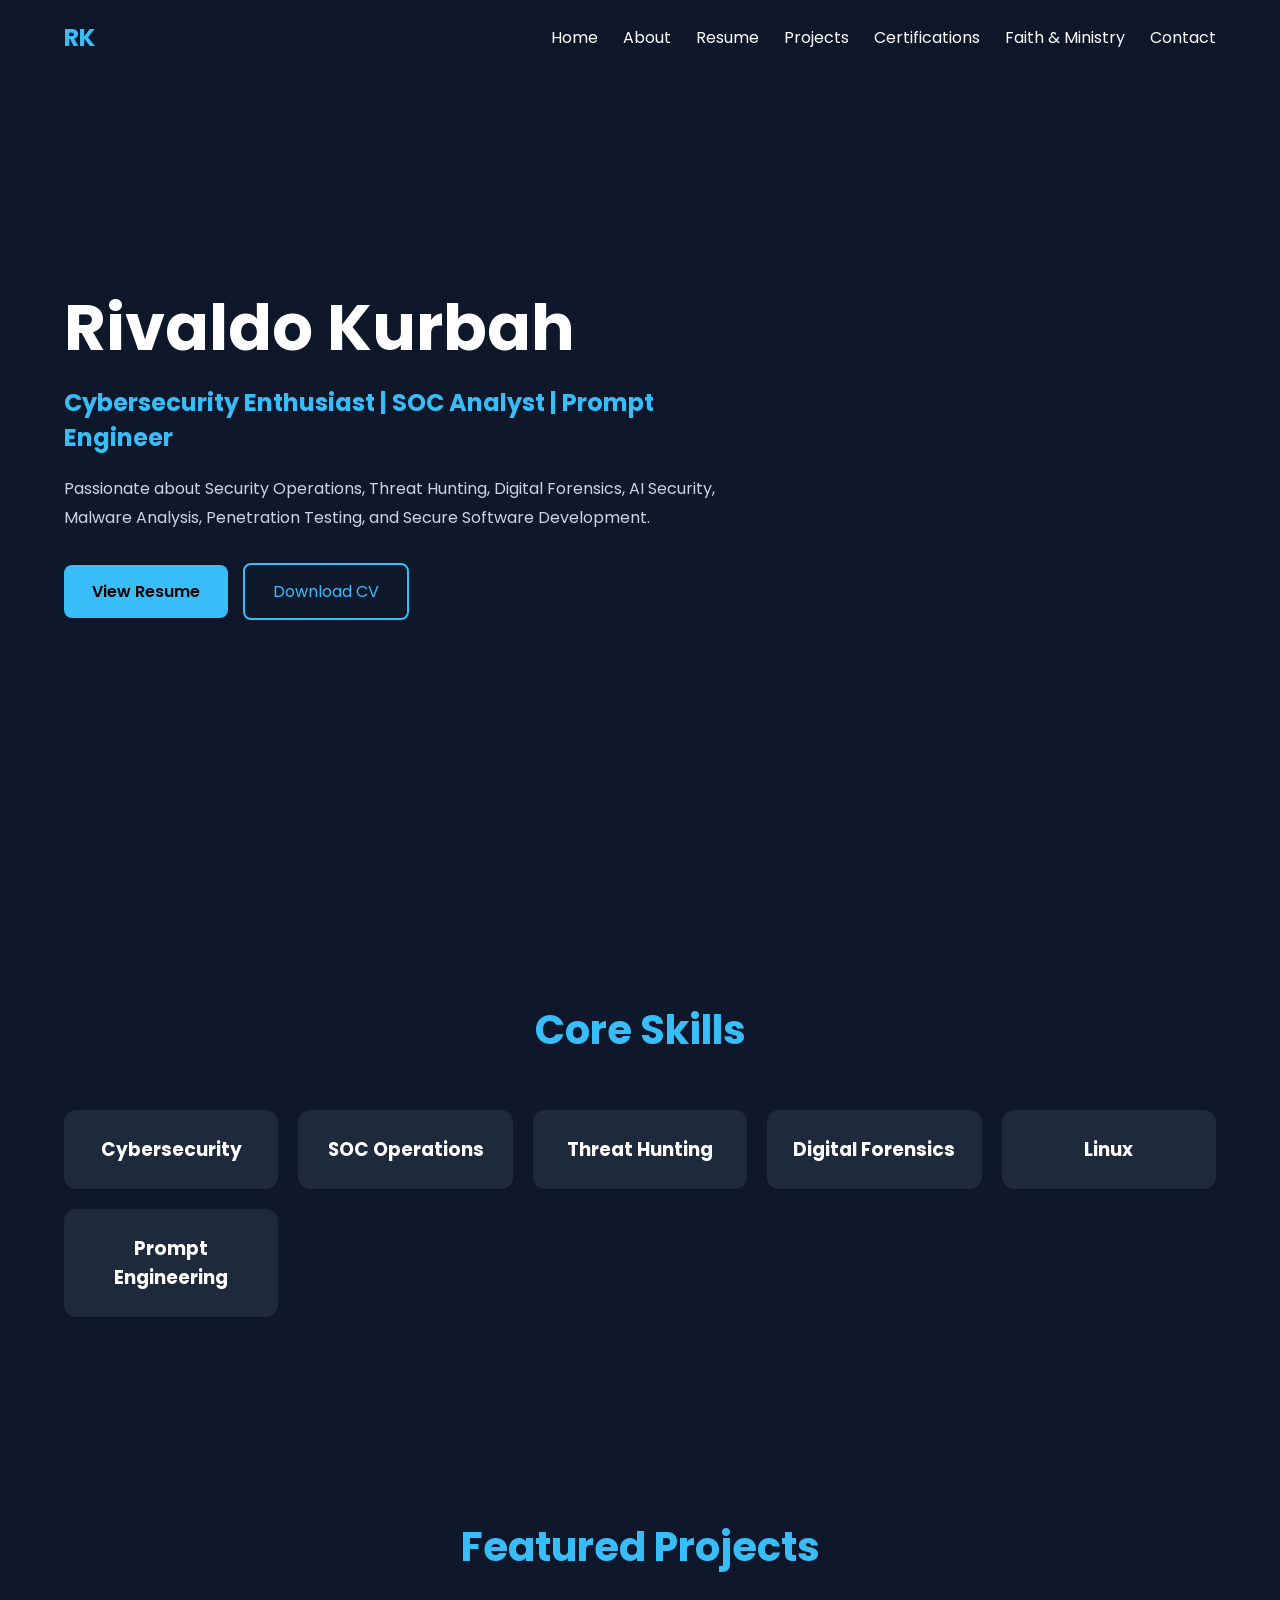
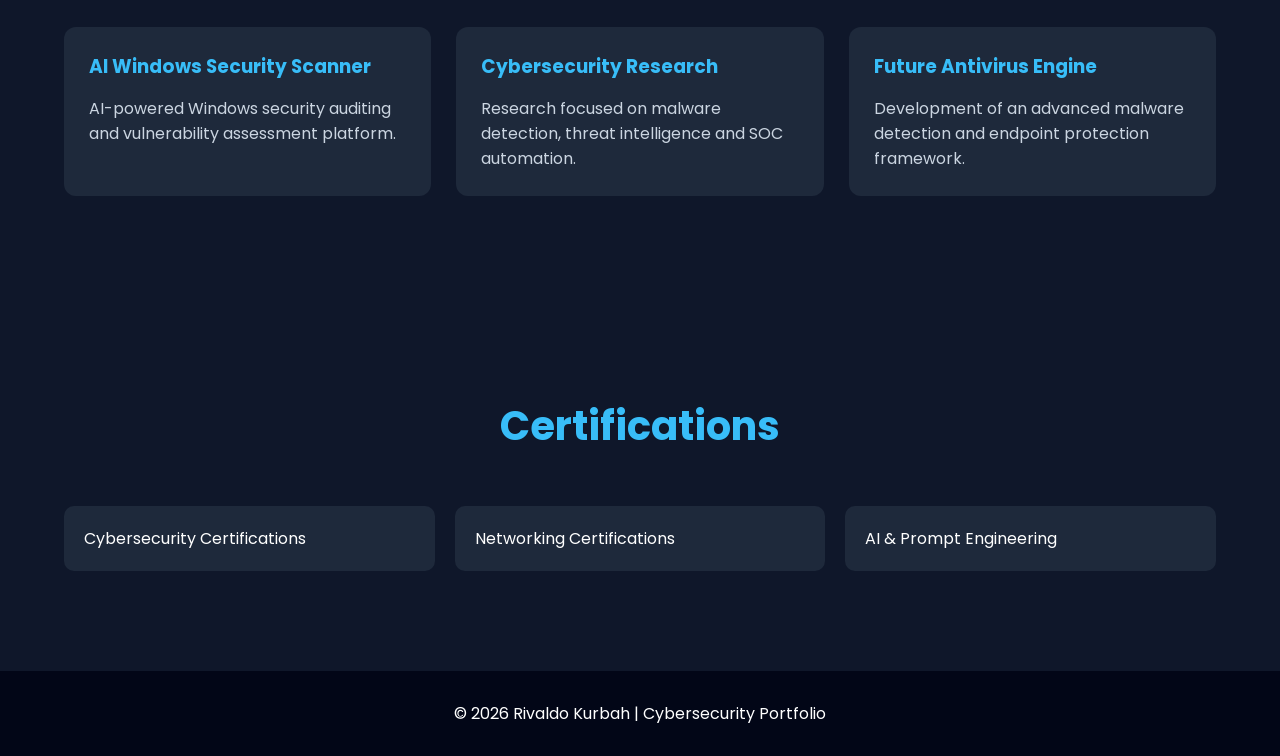
<file: index.html>
<html lang="en">
<head>
    <meta charset="UTF-8">
    <meta name="viewport" content="width=device-width, initial-scale=1.0">
    <title>Rivaldo Kurbah | Cybersecurity Portfolio</title>

    <link href="https://fonts.googleapis.com/css2?family=Poppins:wght@300;400;500;600;700&display=swap" rel="stylesheet">

    <style>
        *{margin:0;padding:0;box-sizing:border-box;font-family:'Poppins',sans-serif}
        body{background:#0f172a;color:#ffffff;overflow-x:hidden}
        .container{width:90%;max-width:1200px;margin:auto}
        header{position:fixed;width:100%;top:0;z-index:1000;background:rgba(15,23,42,0.95);backdrop-filter:blur(10px)}
        nav{display:flex;justify-content:space-between;align-items:center;padding:20px 0}
        .logo{font-size:1.5rem;font-weight:700;color:#38bdf8}
        .nav-links{display:flex;gap:25px}
        .nav-links a{text-decoration:none;color:white;transition:.3s}
        .nav-links a:hover{color:#38bdf8}
        .hero{min-height:100vh;display:flex;align-items:center}
        .hero-content{max-width:700px}
        .hero h1{font-size:4rem;margin-bottom:10px}
        .hero h2{color:#38bdf8;margin-bottom:20px}
        .hero p{color:#cbd5e1;line-height:1.8;margin-bottom:30px}
        .btn{display:inline-block;padding:14px 28px;border-radius:8px;text-decoration:none;margin-right:15px;transition:.3s}
        .btn-primary{background:#38bdf8;color:#000;font-weight:600}.btn-primary:hover{transform:translateY(-3px)}
        .btn-outline{border:2px solid #38bdf8;color:#38bdf8}.btn-outline:hover{background:#38bdf8;color:black}
        section{padding:100px 0}.section-title{text-align:center;font-size:2.5rem;margin-bottom:50px;color:#38bdf8}
        .skills{display:grid;grid-template-columns:repeat(auto-fit,minmax(200px,1fr));gap:20px}
        .skill-card{background:#1e293b;padding:25px;border-radius:12px;text-align:center;transition:.3s}.skill-card:hover{transform:translateY(-5px)}
        .projects{display:grid;grid-template-columns:repeat(auto-fit,minmax(300px,1fr));gap:25px}
        .project-card{background:#1e293b;padding:25px;border-radius:12px}.project-card h3{color:#38bdf8;margin-bottom:15px}.project-card p{color:#cbd5e1}
        .certs{display:grid;grid-template-columns:repeat(auto-fit,minmax(250px,1fr));gap:20px}.cert-card{background:#1e293b;padding:20px;border-radius:10px}
        footer{text-align:center;padding:30px;background:#020617}
        @media(max-width:768px){.hero h1{font-size:2.5rem}nav{flex-direction:column;gap:15px}.nav-links{flex-wrap:wrap;justify-content:center}}
    </style>
</head>
<body>
<header><div class="container"><nav><div class="logo">RK</div><div class="nav-links">
<a href="#home">Home</a><a href="about.html">About</a><a href="resume.html">Resume</a><a href="projects.html">Projects</a><a href="certifications.html">Certifications</a><a href="faith-creative-ministry.html">Faith &amp; Ministry</a><a href="contact.html">Contact</a>
</div></nav></div></header>
<section class="hero" id="home"><div class="container"><div class="hero-content"><h1>Rivaldo Kurbah</h1><h2>Cybersecurity Enthusiast | SOC Analyst | Prompt Engineer</h2><p>Passionate about Security Operations, Threat Hunting, Digital Forensics, AI Security, Malware Analysis, Penetration Testing, and Secure Software Development.</p><a href="resume.html" class="btn btn-primary">View Resume</a><a href="assets/Rivaldo_Kurbah_CV.pdf" class="btn btn-outline">Download CV</a></div></div></section>
<section><div class="container"><h2 class="section-title">Core Skills</h2><div class="skills"><div class="skill-card"><h3>Cybersecurity</h3></div><div class="skill-card"><h3>SOC Operations</h3></div><div class="skill-card"><h3>Threat Hunting</h3></div><div class="skill-card"><h3>Digital Forensics</h3></div><div class="skill-card"><h3>Linux</h3></div><div class="skill-card"><h3>Prompt Engineering</h3></div></div></div></section>
<section><div class="container"><h2 class="section-title">Featured Projects</h2><div class="projects"><div class="project-card"><h3>AI Windows Security Scanner</h3><p>AI-powered Windows security auditing and vulnerability assessment platform.</p></div><div class="project-card"><h3>Cybersecurity Research</h3><p>Research focused on malware detection, threat intelligence and SOC automation.</p></div><div class="project-card"><h3>Future Antivirus Engine</h3><p>Development of an advanced malware detection and endpoint protection framework.</p></div></div></div></section>
<section><div class="container"><h2 class="section-title">Certifications</h2><div class="certs"><div class="cert-card">Cybersecurity Certifications</div><div class="cert-card">Networking Certifications</div><div class="cert-card">AI &amp; Prompt Engineering</div></div></div></section>
<footer><p>© 2026 Rivaldo Kurbah | Cybersecurity Portfolio</p></footer>
</body></html>
</file>
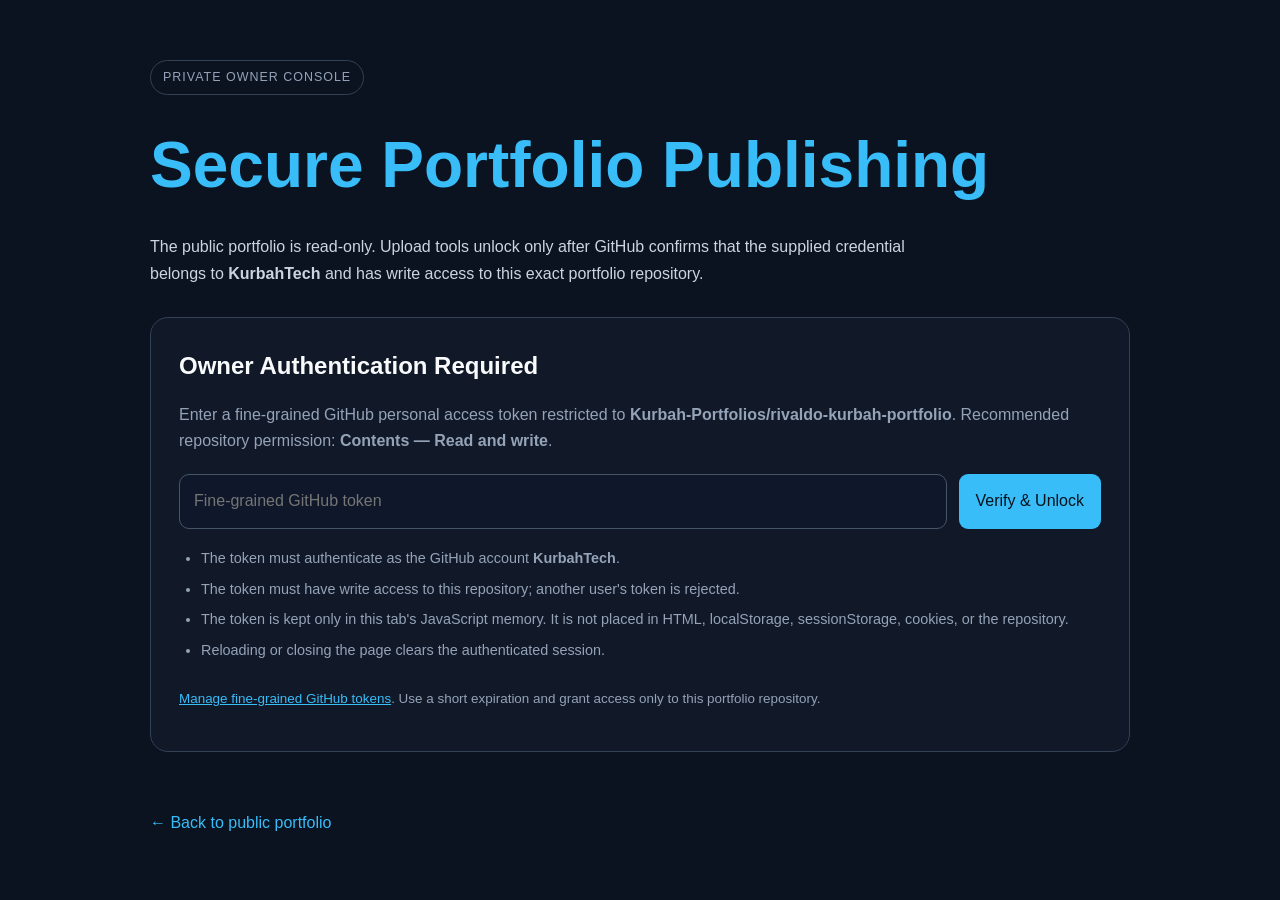
<file: admin/index.html>
<!DOCTYPE html>
<html lang="en">
<head>
<meta charset="UTF-8">
<meta name="viewport" content="width=device-width, initial-scale=1.0">
<meta name="robots" content="noindex,nofollow,noarchive,nosnippet">
<meta name="referrer" content="no-referrer">
<meta http-equiv="Content-Security-Policy" content="default-src 'self'; connect-src https://api.github.com; img-src 'self' blob: data:; style-src 'self' 'unsafe-inline' https://fonts.googleapis.com; font-src https://fonts.gstatic.com; script-src 'self' 'unsafe-inline'; object-src 'none'; base-uri 'none'; form-action 'none'">
<title>Secure Portfolio Owner Console | Rivaldo Kurbah</title>
<link href="https://fonts.googleapis.com/css2?family=Poppins:wght@300;400;500;600;700&display=swap" rel="stylesheet">
<style>
*{box-sizing:border-box}body{margin:0;background:#0b1220;color:#f8fafc;font-family:'Poppins',sans-serif;line-height:1.65}.wrap{width:90%;max-width:980px;margin:auto;padding:60px 0}.badge{display:inline-block;border:1px solid #334155;border-radius:999px;padding:6px 12px;color:#94a3b8;font-size:.78rem;letter-spacing:.08em;text-transform:uppercase}.hero h1{font-size:clamp(2.3rem,6vw,4rem);margin:18px 0 12px;color:#38bdf8}.hero p{max-width:800px;color:#cbd5e1}.lockbox{margin:30px 0;background:#111827;border:1px solid #334155;border-radius:18px;padding:28px}.lockbox h2{margin:0 0 8px}.lockbox p{color:#94a3b8}.auth-form{display:grid;grid-template-columns:1fr auto;gap:12px;margin-top:20px}.auth-form input{width:100%;border:1px solid #475569;background:#0f172a;color:#f8fafc;border-radius:10px;padding:13px 14px;font:inherit;outline:none}.auth-form input:focus{border-color:#38bdf8}.btn{border:0;display:inline-block;text-decoration:none;background:#38bdf8;color:#06121b;padding:12px 17px;border-radius:9px;font-weight:700;font:inherit;cursor:pointer}.btn:disabled{opacity:.55;cursor:not-allowed}.btn.secondary{background:transparent;border:1px solid #475569;color:#e2e8f0}.auth-status{display:none;margin-top:14px;padding:11px 13px;border-radius:9px;font-size:.86rem}.auth-status.info{display:block;background:#172033;color:#bfdbfe}.auth-status.success{display:block;background:#052e16;color:#bbf7d0;border:1px solid #166534}.auth-status.error{display:block;background:#450a0a;color:#fecaca;border:1px solid #991b1b}.security-list{margin:18px 0 0;padding-left:22px;color:#94a3b8;font-size:.9rem}.security-list li{margin:7px 0}.grid{display:grid;grid-template-columns:repeat(2,1fr);gap:22px;margin-top:32px}.card{background:#111827;border:1px solid #334155;border-radius:18px;padding:28px}.card h2{margin:0 0 10px}.card p{color:#94a3b8}.card .btn{margin-top:15px}.ownerbar{display:flex;align-items:center;justify-content:space-between;gap:15px;background:#052e16;border:1px solid #166534;color:#bbf7d0;border-radius:14px;padding:15px 18px;margin:28px 0}.ownerbar strong{color:#fff}.steps{margin-top:34px;background:#0f172a;border:1px solid #243244;border-radius:16px;padding:24px}.steps ol{padding-left:23px}.steps li{margin:9px 0;color:#cbd5e1}.small{margin-top:25px;color:#64748b;font-size:.84rem}.back{display:inline-block;margin-top:28px;color:#38bdf8;text-decoration:none}[hidden]{display:none!important}@media(max-width:760px){.grid{grid-template-columns:1fr}.wrap{padding-top:36px}.auth-form{grid-template-columns:1fr}.ownerbar{align-items:flex-start;flex-direction:column}}
</style>
</head>
<body>
<main class="wrap">
<section class="hero">
<span class="badge">Private Owner Console</span>
<h1>Secure Portfolio Publishing</h1>
<p>The public portfolio is read-only. Upload tools unlock only after GitHub confirms that the supplied credential belongs to <strong>KurbahTech</strong> and has write access to this exact portfolio repository.</p>
</section>

<section id="auth-panel" class="lockbox">
<h2>Owner Authentication Required</h2>
<p>Enter a fine-grained GitHub personal access token restricted to <strong>Kurbah-Portfolios/rivaldo-kurbah-portfolio</strong>. Recommended repository permission: <strong>Contents — Read and write</strong>.</p>
<form id="owner-auth-form" class="auth-form" autocomplete="off">
<input id="owner-token" type="password" required autocomplete="off" spellcheck="false" placeholder="Fine-grained GitHub token" aria-label="GitHub owner token">
<button id="unlock-button" class="btn" type="submit">Verify &amp; Unlock</button>
</form>
<div id="auth-status" class="auth-status" role="status" aria-live="polite"></div>
<ul class="security-list">
<li>The token must authenticate as the GitHub account <strong>KurbahTech</strong>.</li>
<li>The token must have write access to this repository; another user's token is rejected.</li>
<li>The token is kept only in this tab's JavaScript memory. It is not placed in HTML, localStorage, sessionStorage, cookies, or the repository.</li>
<li>Reloading or closing the page clears the authenticated session.</li>
</ul>
<p class="small"><a href="https://github.com/settings/personal-access-tokens" target="_blank" rel="noopener noreferrer" style="color:#38bdf8">Manage fine-grained GitHub tokens</a>. Use a short expiration and grant access only to this portfolio repository.</p>
</section>

<section id="owner-tools" hidden>
<div class="ownerbar"><div>Authenticated as <strong id="owner-login">KurbahTech</strong><br><small id="owner-repo">Kurbah-Portfolios/rivaldo-kurbah-portfolio</small></div><button id="lock-button" class="btn secondary" type="button">Lock Console</button></div>
<section class="grid">
<article class="card"><h2>Certificates</h2><p>Choose a certificate image from your computer or phone, then add its provider, program name, category and optional verification/referral links.</p><button type="button" class="btn" id="admin-certificate-upload">Choose Certificate File</button><br><a class="back" href="../certifications.html">View Certifications</a></article>
<article class="card"><h2>Faith &amp; Ministry</h2><p>Choose a local image for formation credentials, Catholic posters, Church/youth communications, Bible conventions, Divine Mercy projects or faith-based digital work.</p><button type="button" class="btn" id="admin-faith-upload">Choose Faith Item File</button><br><a class="back" href="../faith-creative-ministry.html">View Faith &amp; Ministry</a></article>
</section>
<section class="steps"><h2>Secure publishing flow</h2><ol><li>Authenticate above with your restricted KurbahTech token.</li><li>The server-side GitHub API identity and repository permissions are checked.</li><li>Only after verification do the local-file upload buttons become available.</li><li>Each publish operation re-verifies the authenticated session before writing.</li><li>The image and managed JSON data are written to <strong>main</strong>; if metadata publishing fails after an image upload, the uploader attempts to roll the image back.</li></ol></section>
</section>

<a class="back" href="../index.html">← Back to public portfolio</a>
</main>
<script src="../js/direct-portfolio-uploader.js"></script>
<script>
(() => {
  const form=document.getElementById('owner-auth-form');
  const tokenInput=document.getElementById('owner-token');
  const unlock=document.getElementById('unlock-button');
  const status=document.getElementById('auth-status');
  const tools=document.getElementById('owner-tools');
  const lock=document.getElementById('lock-button');
  const login=document.getElementById('owner-login');
  const repo=document.getElementById('owner-repo');

  RKDirectUploader.attach('#admin-certificate-upload','certificate');
  RKDirectUploader.attach('#admin-faith-upload','faith');

  function setStatus(type,text){status.className=`auth-status ${type}`;status.textContent=text;}
  function lockConsole(){RKDirectUploader.clearSession();tools.hidden=true;tokenInput.value='';setStatus('info','Console locked. Owner authentication is required to upload.');tokenInput.focus();}

  form.addEventListener('submit',async e=>{
    e.preventDefault();
    unlock.disabled=true;
    setStatus('info','Verifying GitHub owner identity and repository access…');
    const token=tokenInput.value.trim();
    try{
      const identity=await RKDirectUploader.authenticate(token);
      tokenInput.value='';
      login.textContent=identity.login;
      repo.textContent=identity.repo;
      tools.hidden=false;
      setStatus('success','Owner verified. Upload tools are unlocked for this tab only.');
    }catch(err){
      RKDirectUploader.clearSession();
      tokenInput.value='';
      tools.hidden=true;
      setStatus('error',`Access denied: ${err.message||err}`);
    }finally{unlock.disabled=false;}
  });
  lock.addEventListener('click',lockConsole);
})();
</script>
</body>
</html>
</file>
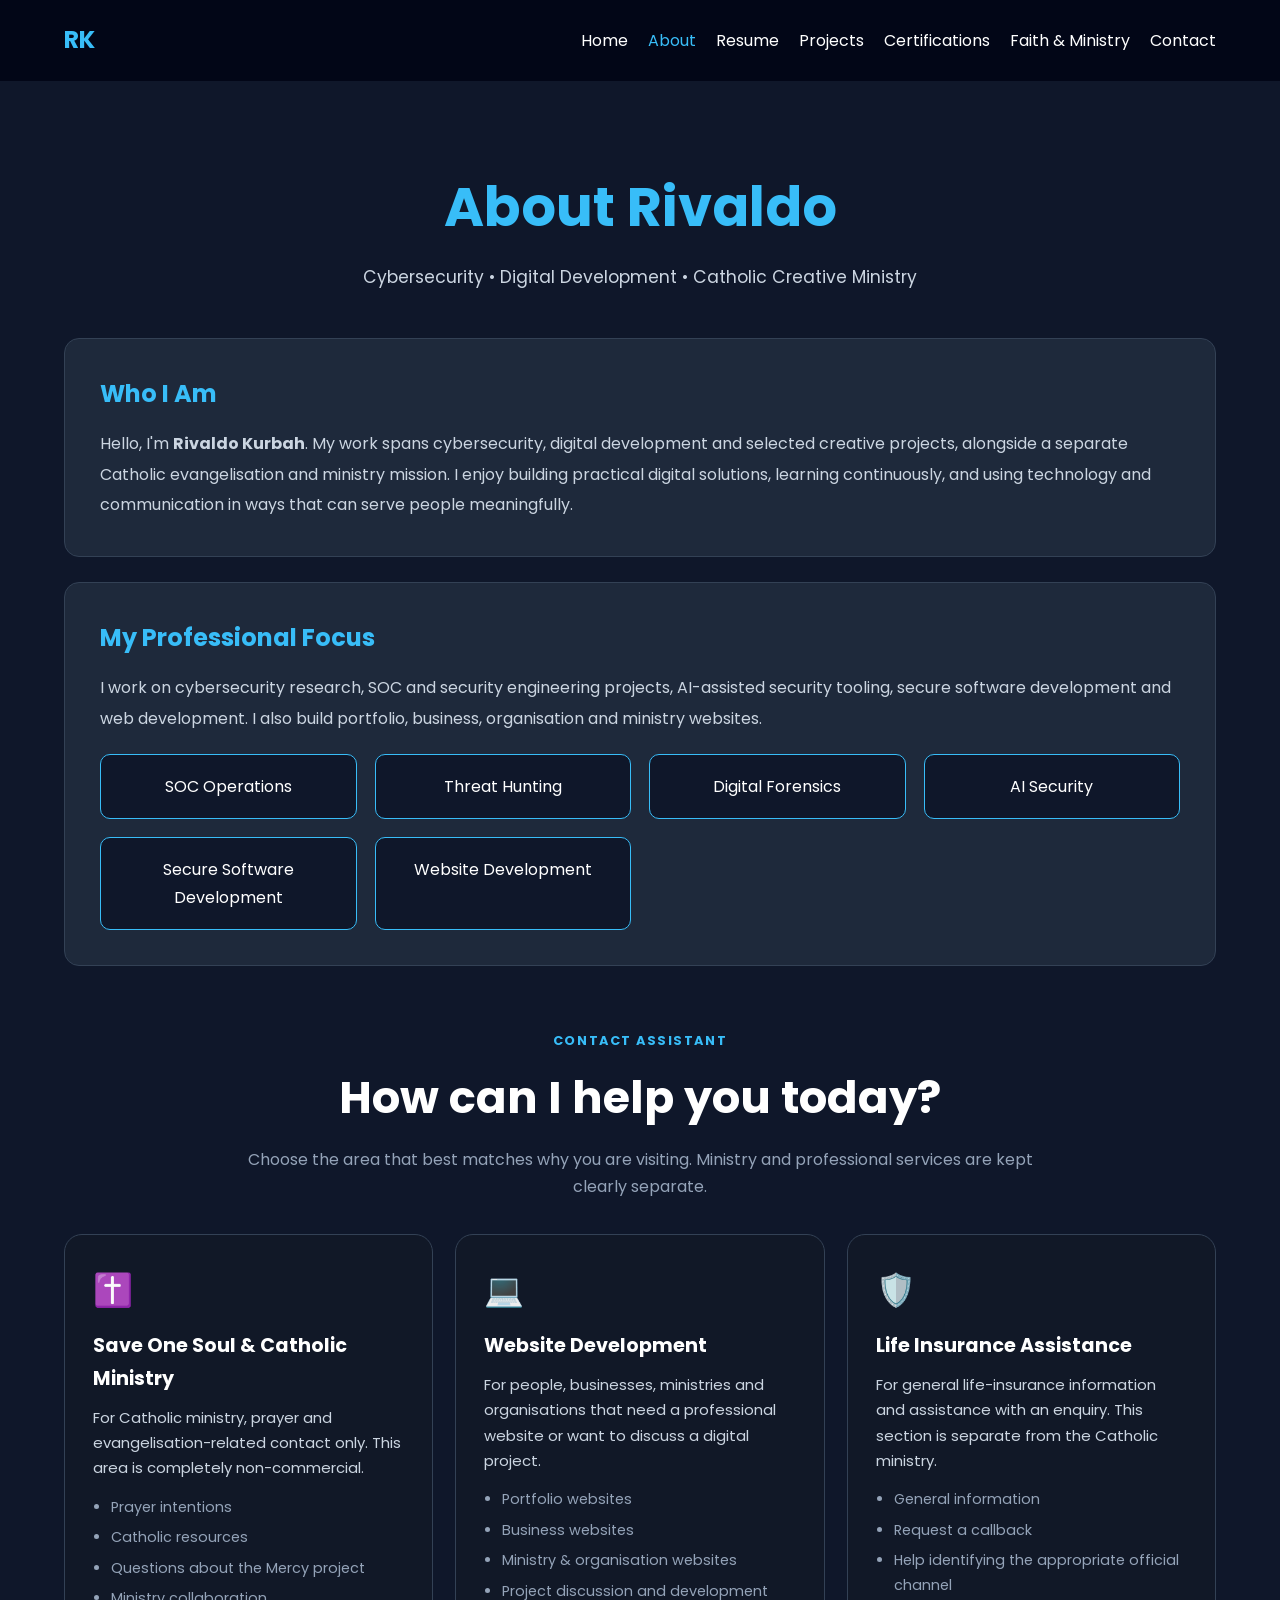
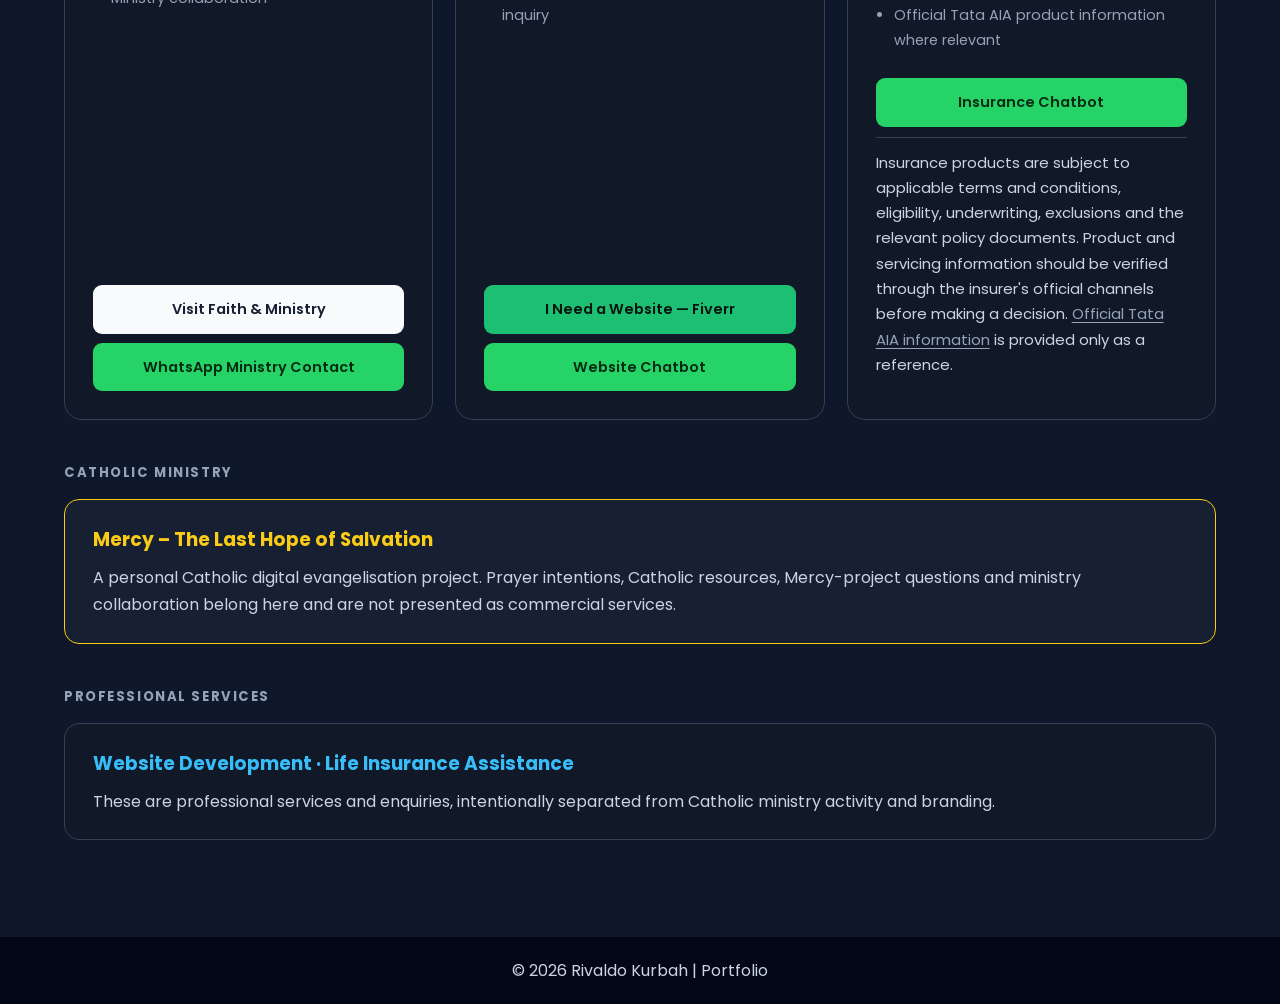
<file: about.html>
<!DOCTYPE html>
<html lang="en">
<head>
<meta charset="UTF-8">
<meta name="viewport" content="width=device-width, initial-scale=1.0">
<meta name="description" content="About Rivaldo Kurbah — cybersecurity, Catholic ministry, website development and life insurance assistance.">
<title>About Rivaldo | Rivaldo Kurbah</title>
<link href="https://fonts.googleapis.com/css2?family=Poppins:wght@300;400;500;600;700&display=swap" rel="stylesheet">
<style>
*{margin:0;padding:0;box-sizing:border-box;font-family:'Poppins',sans-serif}
body{background:#0f172a;color:white;line-height:1.7}
.container{width:90%;max-width:1200px;margin:auto}
header{background:#020617;padding:20px 0}
nav{display:flex;justify-content:space-between;align-items:center}
.logo{color:#38bdf8;font-size:1.5rem;font-weight:700}
.nav-links{display:flex;gap:20px;flex-wrap:wrap}
.nav-links a{color:white;text-decoration:none;transition:.3s}
.nav-links a:hover,.nav-links a.active{color:#38bdf8}
.hero{text-align:center;padding:80px 0 45px}
.hero h1{font-size:clamp(2.4rem,5vw,3.4rem);color:#38bdf8;margin-bottom:10px}
.hero p{color:#cbd5e1;font-size:1.08rem}
.card{background:#1e293b;padding:35px;border-radius:15px;margin-bottom:25px;border:1px solid #334155}
.card h2{color:#38bdf8;margin-bottom:15px}.card p{color:#cbd5e1;line-height:1.9}
.interest-grid{display:grid;grid-template-columns:repeat(auto-fit,minmax(240px,1fr));gap:18px;margin-top:20px}
.interest{background:#0f172a;border:1px solid #38bdf8;padding:18px;border-radius:10px;text-align:center}
.help-section{padding:35px 0 20px}
.help-head{text-align:center;max-width:800px;margin:0 auto 34px}
.help-head .eyebrow{display:inline-block;color:#38bdf8;font-size:.8rem;font-weight:700;letter-spacing:.12em;text-transform:uppercase;margin-bottom:8px}
.help-head h2{font-size:clamp(2rem,4vw,2.8rem);margin-bottom:10px}
.help-head p{color:#94a3b8}
.help-grid{display:grid;grid-template-columns:repeat(3,1fr);gap:22px}
.help-card{background:#111827;border:1px solid #334155;border-radius:18px;padding:28px;display:flex;flex-direction:column;min-height:100%;transition:.25s}
.help-card:hover{transform:translateY(-4px);border-color:#38bdf8}
.help-icon{font-size:2rem;margin-bottom:13px}
.help-card h3{font-size:1.2rem;margin-bottom:9px}
.help-card p{color:#cbd5e1;font-size:.93rem;margin-bottom:14px}
.help-card ul{margin:0 0 20px 18px;color:#94a3b8;font-size:.9rem}
.help-card li{margin-bottom:6px}
.help-actions{margin-top:auto;display:grid;gap:9px}
.help-btn{display:block;text-align:center;text-decoration:none;padding:12px 14px;border-radius:9px;font-weight:600;font-size:.9rem;transition:.2s}
.help-btn:hover{transform:translateY(-2px)}
.btn-ministry{background:#f8fafc;color:#172033}
.btn-web{background:#1dbf73;color:#07140d}
.btn-insurance{background:#38bdf8;color:#06121b}
.btn-whatsapp{background:#25D366;color:#062b15}
.btn-outline{border:1px solid #475569;color:#e2e8f0;background:transparent}
.section-label{margin:42px 0 15px;font-size:.82rem;font-weight:700;text-transform:uppercase;letter-spacing:.12em;color:#94a3b8}
.ministry-note,.professional-note{border-radius:15px;padding:24px 28px;margin-bottom:22px}
.ministry-note{background:#172033;border:1px solid #facc15}
.ministry-note h3{color:#facc15;margin-bottom:8px}
.professional-note{background:#111827;border:1px solid #334155}
.professional-note h3{color:#38bdf8;margin-bottom:8px}
.ministry-note p,.professional-note p{color:#cbd5e1}
.insurance-disclaimer{font-size:.78rem;color:#94a3b8;border-top:1px solid #334155;padding-top:12px;margin-top:10px}
.reference-link{color:#94a3b8;text-decoration:underline;text-underline-offset:3px}
.reference-link:hover{color:#38bdf8}
footer{background:#020617;text-align:center;padding:20px;margin-top:55px;color:#cbd5e1}
@media(max-width:900px){.help-grid{grid-template-columns:1fr}.help-card{min-height:auto}}
@media(max-width:768px){nav{flex-direction:column;gap:15px}.nav-links{justify-content:center}.hero{padding-top:55px}}
</style>
</head>
<body>
<header><div class="container"><nav><div class="logo">RK</div><div class="nav-links"><a href="index.html">Home</a><a class="active" href="about.html">About</a><a href="resume.html">Resume</a><a href="projects.html">Projects</a><a href="certifications.html">Certifications</a><a href="faith-creative-ministry.html">Faith &amp; Ministry</a><a href="contact.html">Contact</a></div></nav></div></header>

<section class="hero"><div class="container"><h1>About Rivaldo</h1><p>Cybersecurity • Digital Development • Catholic Creative Ministry</p></div></section>

<main class="container">
<div class="card"><h2>Who I Am</h2><p>Hello, I'm <strong>Rivaldo Kurbah</strong>. My work spans cybersecurity, digital development and selected creative projects, alongside a separate Catholic evangelisation and ministry mission. I enjoy building practical digital solutions, learning continuously, and using technology and communication in ways that can serve people meaningfully.</p></div>
<div class="card"><h2>My Professional Focus</h2><p>I work on cybersecurity research, SOC and security engineering projects, AI-assisted security tooling, secure software development and web development. I also build portfolio, business, organisation and ministry websites.</p><div class="interest-grid"><div class="interest">SOC Operations</div><div class="interest">Threat Hunting</div><div class="interest">Digital Forensics</div><div class="interest">AI Security</div><div class="interest">Secure Software Development</div><div class="interest">Website Development</div></div></div>

<section class="help-section" id="help">
<div class="help-head"><span class="eyebrow">Contact Assistant</span><h2>How can I help you today?</h2><p>Choose the area that best matches why you are visiting. Ministry and professional services are kept clearly separate.</p></div>

<div class="help-grid">
<article class="help-card">
<div class="help-icon">✝️</div>
<h3>Save One Soul &amp; Catholic Ministry</h3>
<p>For Catholic ministry, prayer and evangelisation-related contact only. This area is completely non-commercial.</p>
<ul><li>Prayer intentions</li><li>Catholic resources</li><li>Questions about the Mercy project</li><li>Ministry collaboration</li></ul>
<div class="help-actions"><a class="help-btn btn-ministry" href="faith-creative-ministry.html">Visit Faith &amp; Ministry</a><a class="help-btn btn-whatsapp" href="https://wa.me/919862588386?text=Hello%20Rivaldo%2C%20I%20am%20contacting%20you%20regarding%20the%20Save%20One%20Soul%20mission." target="_blank" rel="noopener noreferrer">WhatsApp Ministry Contact</a></div>
</article>

<article class="help-card">
<div class="help-icon">💻</div>
<h3>Website Development</h3>
<p>For people, businesses, ministries and organisations that need a professional website or want to discuss a digital project.</p>
<ul><li>Portfolio websites</li><li>Business websites</li><li>Ministry &amp; organisation websites</li><li>Project discussion and development inquiry</li></ul>
<div class="help-actions"><a class="help-btn btn-web" href="https://www.fiverr.com/s/RVmYayD" target="_blank" rel="noopener">I Need a Website — Fiverr</a><a class="help-btn btn-whatsapp" href="https://wa.me/919366585286?text=Hello%2C%20I%20am%20interested%20in%20building%20a%20website.%20I%20would%20like%20to%20discuss%20my%20project." target="_blank" rel="noopener noreferrer">Website Chatbot</a></div>
</article>

<article class="help-card">
<div class="help-icon">🛡️</div>
<h3>Life Insurance Assistance</h3>
<p>For general life-insurance information and assistance with an enquiry. This section is separate from the Catholic ministry.</p>
<ul><li>General information</li><li>Request a callback</li><li>Help identifying the appropriate official channel</li><li>Official Tata AIA product information where relevant</li></ul>
<div class="help-actions"><a class="help-btn btn-whatsapp" href="https://wa.me/919366585286?text=Hello%2C%20I%20would%20like%20information%20about%20life%20insurance." target="_blank" rel="noopener noreferrer">Insurance Chatbot</a></div>
<p class="insurance-disclaimer">Insurance products are subject to applicable terms and conditions, eligibility, underwriting, exclusions and the relevant policy documents. Product and servicing information should be verified through the insurer's official channels before making a decision. <a class="reference-link" href="https://www.tataaia.com/" target="_blank" rel="noopener">Official Tata AIA information</a> is provided only as a reference.</p>
</article>
</div>

<div class="section-label">Catholic Ministry</div>
<div class="ministry-note"><h3>Mercy – The Last Hope of Salvation</h3><p>A personal Catholic digital evangelisation project. Prayer intentions, Catholic resources, Mercy-project questions and ministry collaboration belong here and are not presented as commercial services.</p></div>

<div class="section-label">Professional Services</div>
<div class="professional-note"><h3>Website Development · Life Insurance Assistance</h3><p>These are professional services and enquiries, intentionally separated from Catholic ministry activity and branding.</p></div>
</section>
</main>

<footer>© 2026 Rivaldo Kurbah | Portfolio</footer>
</body>
</html>
</file>
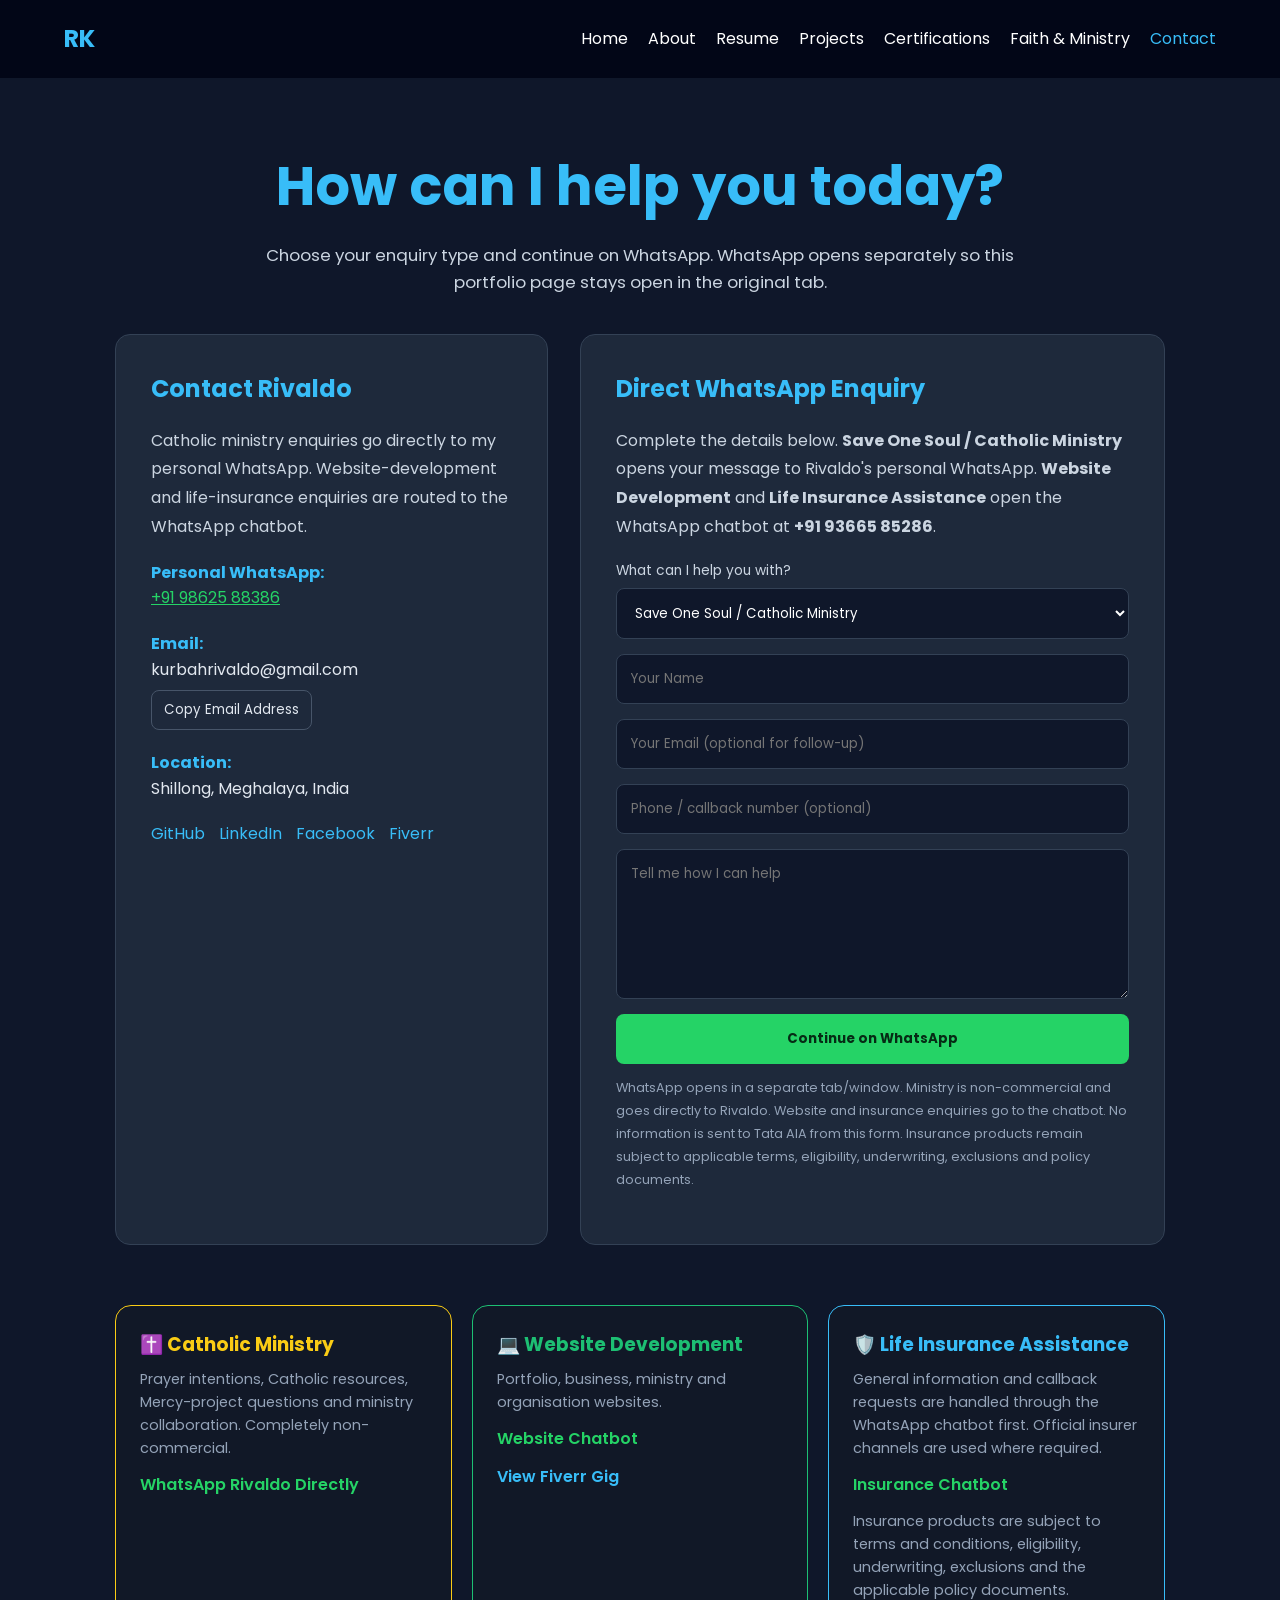
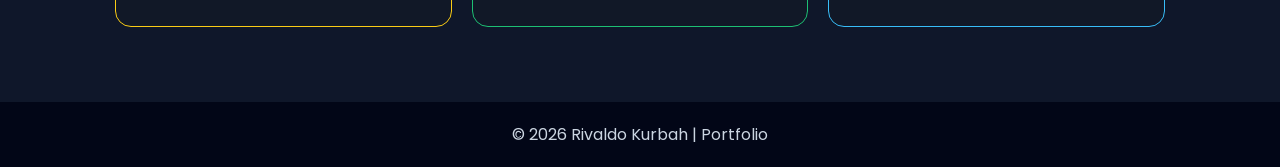
<file: contact.html>
<!DOCTYPE html>
<html lang="en">
<head>
<meta charset="UTF-8">
<meta name="viewport" content="width=device-width, initial-scale=1.0">
<meta name="description" content="Contact Rivaldo Kurbah for Catholic ministry, website development and life insurance assistance.">
<title>Contact | Rivaldo Kurbah</title>
<link href="https://fonts.googleapis.com/css2?family=Poppins:wght@300;400;500;600;700&display=swap" rel="stylesheet">
<style>
*{margin:0;padding:0;box-sizing:border-box;font-family:'Poppins',sans-serif}
body{background:#0f172a;color:white;line-height:1.6}.container{width:90%;max-width:1200px;margin:auto}
header{background:#020617;padding:20px 0}nav{display:flex;justify-content:space-between;align-items:center}.logo{color:#38bdf8;font-size:1.5rem;font-weight:700}.nav-links{display:flex;gap:20px;flex-wrap:wrap}.nav-links a{color:white;text-decoration:none;transition:.3s}.nav-links a:hover,.nav-links a.active{color:#38bdf8}
.contact-section{padding:65px 0 35px}.page-intro{text-align:center;max-width:800px;margin:0 auto 38px}.page-intro h1{font-size:clamp(2.2rem,5vw,3.4rem);color:#38bdf8;margin-bottom:12px}.page-intro p{color:#cbd5e1;font-size:1.05rem}
.contact-container{width:100%;max-width:1050px;margin:auto;display:grid;grid-template-columns:.85fr 1.15fr;gap:32px}.contact-info,.contact-form{background:#1e293b;padding:35px;border-radius:15px;border:1px solid #334155}.contact-info h2,.contact-form h2{color:#38bdf8;margin-bottom:18px}.contact-info p,.contact-form p{color:#cbd5e1;margin-bottom:18px;line-height:1.8}.contact-item{margin-bottom:20px;color:#e2e8f0}.contact-item strong{color:#38bdf8}
.copy-btn{margin-top:8px;background:transparent;border:1px solid #475569;color:#e2e8f0;padding:9px 12px;border-radius:8px;cursor:pointer}.copy-btn:hover{border-color:#38bdf8;color:#38bdf8}
form{display:flex;flex-direction:column}label{font-size:.86rem;color:#cbd5e1;margin-bottom:6px}input,textarea,select{background:#0f172a;border:1px solid #334155;color:white;padding:14px;margin-bottom:15px;border-radius:8px;outline:none}input:focus,textarea:focus,select:focus{border-color:#38bdf8}button[type=submit]{background:#25D366;color:#062b15;border:none;padding:15px;border-radius:8px;font-weight:700;cursor:pointer;transition:.3s}button[type=submit]:hover{transform:translateY(-2px)}
.form-note{font-size:.8rem;color:#94a3b8!important;margin-top:12px!important}.social-links{margin-top:20px;display:flex;gap:14px;flex-wrap:wrap}.social-links a{display:inline-block;text-decoration:none;color:#38bdf8}.social-links a:hover{text-decoration:underline}
.quick-links{padding:25px 0 75px}.quick-grid{max-width:1050px;margin:auto;display:grid;grid-template-columns:repeat(3,1fr);gap:20px}.quick-card{background:#111827;border:1px solid #334155;border-radius:16px;padding:24px}.quick-card h3{margin-bottom:8px}.quick-card p{color:#94a3b8;font-size:.9rem}.quick-card a{display:inline-block;margin-top:12px;color:#38bdf8;text-decoration:none;font-weight:600}.quick-card a:hover{text-decoration:underline}.quick-card.ministry{border-color:#facc15}.quick-card.ministry h3{color:#facc15}.quick-card.website{border-color:#1dbf73}.quick-card.website h3{color:#1dbf73}.quick-card.insurance{border-color:#38bdf8}.quick-card.insurance h3{color:#38bdf8}
.whatsapp-link{color:#25D366!important}.insurance-note{margin-top:12px;color:#94a3b8;font-size:.78rem;line-height:1.6}
footer{background:#020617;text-align:center;padding:20px;color:#cbd5e1}@media(max-width:850px){.contact-container,.quick-grid{grid-template-columns:1fr}nav{flex-direction:column;gap:15px}.nav-links{justify-content:center}}
</style>
</head>
<body>
<header><div class="container"><nav><div class="logo">RK</div><div class="nav-links"><a href="index.html">Home</a><a href="about.html">About</a><a href="resume.html">Resume</a><a href="projects.html">Projects</a><a href="certifications.html">Certifications</a><a href="faith-creative-ministry.html">Faith &amp; Ministry</a><a class="active" href="contact.html">Contact</a></div></nav></div></header>

<section class="contact-section" id="direct-contact">
<div class="container">
<div class="page-intro"><h1>How can I help you today?</h1><p>Choose your enquiry type and continue on WhatsApp. WhatsApp opens separately so this portfolio page stays open in the original tab.</p></div>
<div class="contact-container">
<div class="contact-info">
<h2>Contact Rivaldo</h2>
<p>Catholic ministry enquiries go directly to my personal WhatsApp. Website-development and life-insurance enquiries are routed to the WhatsApp chatbot.</p>
<div class="contact-item"><strong>Personal WhatsApp:</strong><br><a class="whatsapp-link" href="https://wa.me/919862588386" target="_blank" rel="noopener noreferrer">+91 98625 88386</a></div>
<div class="contact-item"><strong>Email:</strong><br><span id="public-email">kurbahrivaldo@gmail.com</span><br><button class="copy-btn" type="button" onclick="copyEmail()">Copy Email Address</button></div>
<div class="contact-item"><strong>Location:</strong><br>Shillong, Meghalaya, India</div>
<div class="social-links"><a href="https://github.com/cybsec-ops" target="_blank" rel="noopener">GitHub</a><a href="https://www.linkedin.com/in/rivaldo-kurbah-14ab55228/" target="_blank" rel="noopener">LinkedIn</a><a href="https://www.facebook.com/rivaldo.kurbah" target="_blank" rel="noopener">Facebook</a><a href="https://www.fiverr.com/s/RVmYayD" target="_blank" rel="noopener">Fiverr</a></div>
</div>

<div class="contact-form">
<h2>Direct WhatsApp Enquiry</h2>
<p>Complete the details below. <strong>Save One Soul / Catholic Ministry</strong> opens your message to Rivaldo's personal WhatsApp. <strong>Website Development</strong> and <strong>Life Insurance Assistance</strong> open the WhatsApp chatbot at <strong>+91 93665 85286</strong>.</p>
<form id="enquiry-form" onsubmit="openWhatsAppEnquiry(event)">
<label for="topic">What can I help you with?</label>
<select id="topic" required>
<option value="ministry">Save One Soul / Catholic Ministry</option>
<option value="website">Website Development</option>
<option value="insurance">Life Insurance Assistance</option>
</select>
<input id="name" type="text" placeholder="Your Name" required>
<input id="email" type="email" placeholder="Your Email (optional for follow-up)">
<input id="phone" type="tel" placeholder="Phone / callback number (optional)">
<textarea id="message" rows="6" placeholder="Tell me how I can help" required></textarea>
<button type="submit">Continue on WhatsApp</button>
<p class="form-note">WhatsApp opens in a separate tab/window. Ministry is non-commercial and goes directly to Rivaldo. Website and insurance enquiries go to the chatbot. No information is sent to Tata AIA from this form. Insurance products remain subject to applicable terms, eligibility, underwriting, exclusions and policy documents.</p>
</form>
</div>
</div>
</div>
</section>

<section class="quick-links"><div class="container"><div class="quick-grid">
<div class="quick-card ministry"><h3>✝️ Catholic Ministry</h3><p>Prayer intentions, Catholic resources, Mercy-project questions and ministry collaboration. Completely non-commercial.</p><a class="whatsapp-link" href="https://wa.me/919862588386?text=Hello%20Rivaldo%2C%20I%20am%20contacting%20you%20regarding%20the%20Save%20One%20Soul%20mission." target="_blank" rel="noopener noreferrer">WhatsApp Rivaldo Directly</a></div>
<div class="quick-card website"><h3>💻 Website Development</h3><p>Portfolio, business, ministry and organisation websites.</p><a class="whatsapp-link" href="https://wa.me/919366585286?text=Hello%2C%20I%20am%20interested%20in%20building%20a%20website.%20I%20would%20like%20to%20discuss%20my%20project." target="_blank" rel="noopener noreferrer">Website Chatbot</a><br><a href="https://www.fiverr.com/s/RVmYayD" target="_blank" rel="noopener">View Fiverr Gig</a></div>
<div class="quick-card insurance"><h3>🛡️ Life Insurance Assistance</h3><p>General information and callback requests are handled through the WhatsApp chatbot first. Official insurer channels are used where required.</p><a class="whatsapp-link" href="https://wa.me/919366585286?text=Hello%2C%20I%20would%20like%20information%20about%20life%20insurance." target="_blank" rel="noopener noreferrer">Insurance Chatbot</a><p class="insurance-note">Insurance products are subject to terms and conditions, eligibility, underwriting, exclusions and the applicable policy documents.</p></div>
</div></div></section>

<footer><p>© 2026 Rivaldo Kurbah | Portfolio</p></footer>
<script>
const personalNumber='919862588386';
const chatbotNumber='919366585286';
const openings={
 ministry:'Hello Rivaldo, I am contacting you regarding the Save One Soul mission.',
 website:'Hello, I am interested in building a website.',
 insurance:'Hello, I would like information about life insurance.'
};
function applyTopicFromUrl(){
 const value=new URLSearchParams(window.location.search).get('topic');
 const select=document.getElementById('topic');
 if(value && openings[value]) select.value=value;
}
function openWhatsAppEnquiry(event){
 event.preventDefault();
 const select=document.getElementById('topic');
 const topic=select.value;
 const name=document.getElementById('name').value.trim();
 const email=document.getElementById('email').value.trim();
 const phone=document.getElementById('phone').value.trim();
 const message=document.getElementById('message').value.trim();
 const lines=[openings[topic],'','Enquiry type: '+select.options[select.selectedIndex].text,'Name: '+name,email?'Email: '+email:'',phone?'Phone / callback: '+phone:'','Message: '+message].filter(Boolean);
 const destination=topic==='ministry'?personalNumber:chatbotNumber;
 const url='https://wa.me/'+destination+'?text='+encodeURIComponent(lines.join('\n'));
 const newTab=window.open(url,'_blank','noopener,noreferrer');
 if(newTab){newTab.opener=null;}
}
async function copyEmail(){
 const email='kurbahrivaldo@gmail.com';
 try{await navigator.clipboard.writeText(email);alert('Email address copied: '+email);}catch(e){window.prompt('Copy this email address:',email);}
}
applyTopicFromUrl();
</script>
</body>
</html>
</file>
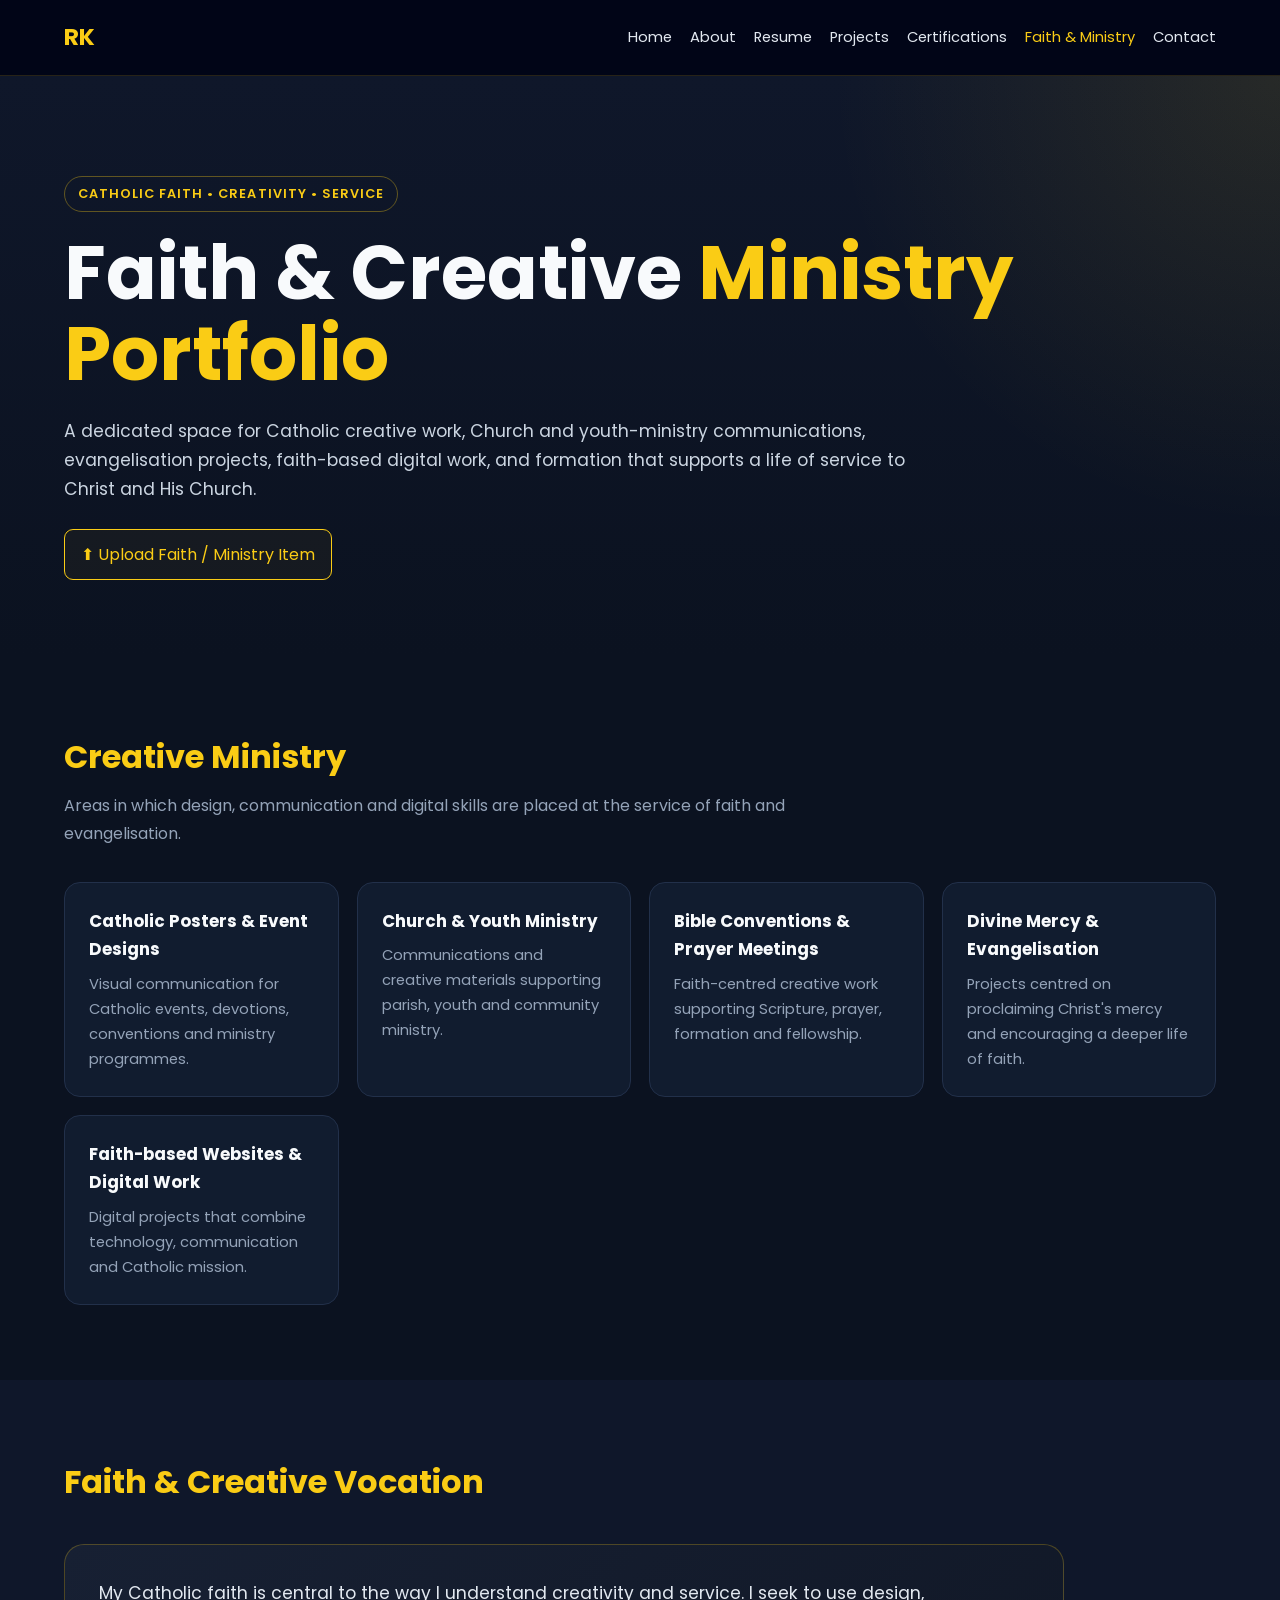
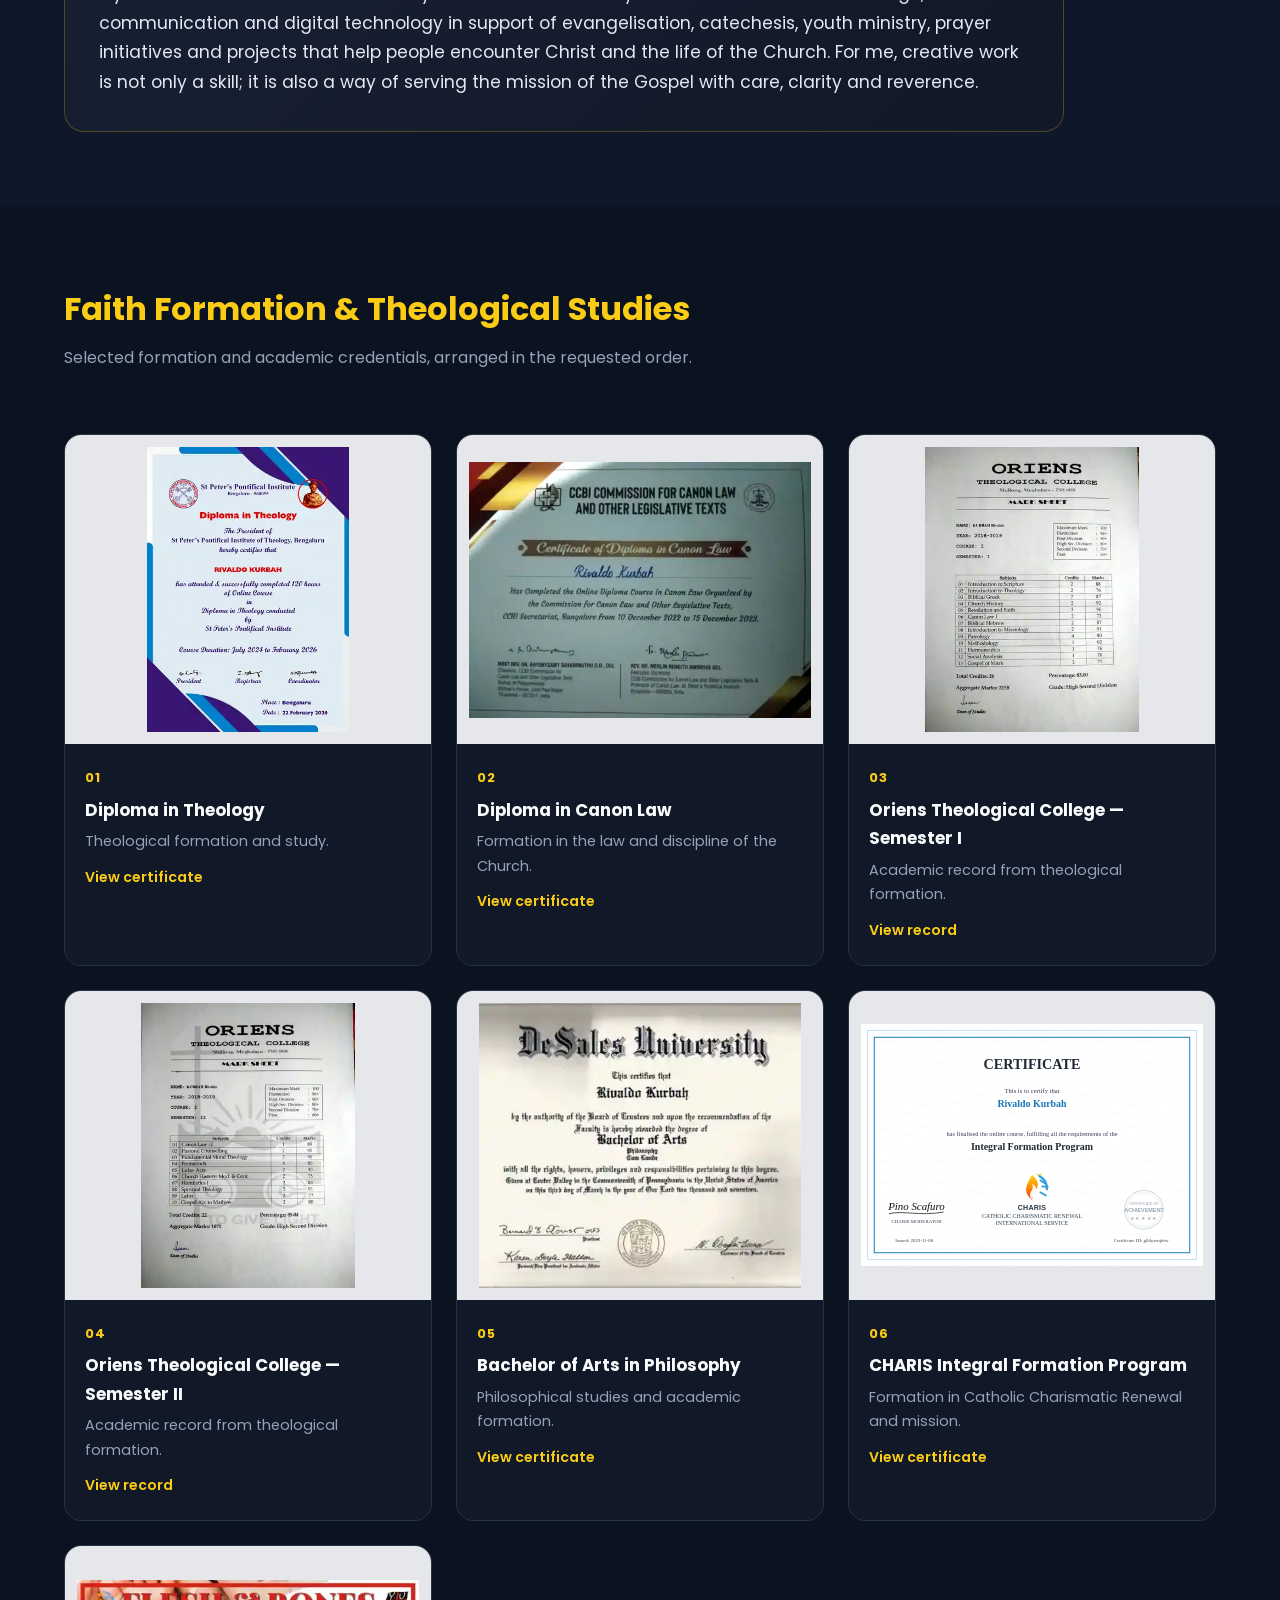
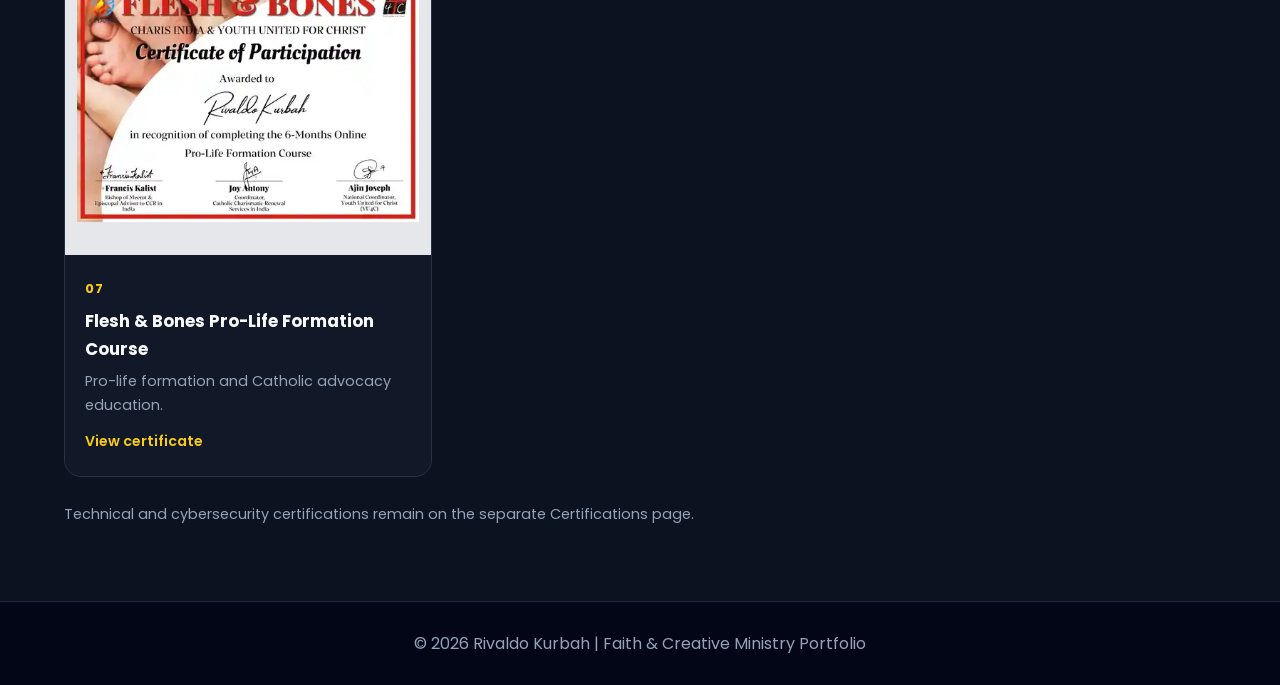
<file: faith-creative-ministry.html>
<!DOCTYPE html>
<html lang="en">
<head>
<meta charset="UTF-8">
<meta name="viewport" content="width=device-width, initial-scale=1.0">
<meta name="description" content="Faith & Creative Ministry Portfolio of Rivaldo Kurbah — Catholic creative work, ministry communications, evangelisation projects and faith formation.">
<title>Faith & Creative Ministry Portfolio | Rivaldo Kurbah</title>
<link href="https://fonts.googleapis.com/css2?family=Poppins:wght@300;400;500;600;700&display=swap" rel="stylesheet">
<style>
*{margin:0;padding:0;box-sizing:border-box;font-family:'Poppins',sans-serif}html{scroll-behavior:smooth}body{background:#0b1220;color:#f8fafc;line-height:1.7}.container{width:90%;max-width:1180px;margin:auto}header{position:sticky;top:0;z-index:100;background:rgba(2,6,23,.96);border-bottom:1px solid rgba(250,204,21,.15);backdrop-filter:blur(12px)}nav{display:flex;align-items:center;justify-content:space-between;padding:18px 0}.logo{font-weight:700;font-size:1.45rem;color:#facc15}.nav-links{display:flex;gap:18px;flex-wrap:wrap;justify-content:flex-end}.nav-links a{color:#e2e8f0;text-decoration:none;font-size:.92rem}.nav-links a:hover,.nav-links a.active{color:#facc15}.hero{padding:100px 0 75px;background:radial-gradient(circle at top right,rgba(250,204,21,.10),transparent 32%),linear-gradient(180deg,#0f172a,#0b1220)}.eyebrow{display:inline-block;color:#facc15;border:1px solid rgba(250,204,21,.35);border-radius:999px;padding:6px 13px;font-size:.8rem;font-weight:600;letter-spacing:.08em;text-transform:uppercase;margin-bottom:20px}.hero h1{font-size:clamp(2.4rem,6vw,4.7rem);line-height:1.08;max-width:950px;margin-bottom:22px}.hero h1 span{color:#facc15}.hero p{max-width:850px;color:#cbd5e1;font-size:1.08rem}.owner-upload-btn{display:inline-flex;align-items:center;gap:8px;margin-top:24px;padding:11px 16px;border-radius:9px;border:1px solid #facc15;color:#facc15;text-decoration:none;font-weight:600;background:rgba(250,204,21,.04);cursor:pointer;font:inherit}.owner-upload-btn:hover{background:#facc15;color:#111827}.section{padding:75px 0}.section.alt{background:#0f172a}.section-head{max-width:800px;margin-bottom:35px}.section-head h2{font-size:2rem;color:#facc15;margin-bottom:8px}.section-head p{color:#94a3b8}.ministry-grid{display:grid;grid-template-columns:repeat(auto-fit,minmax(220px,1fr));gap:18px}.ministry-card{background:#111c2f;border:1px solid #22304a;border-radius:16px;padding:24px;min-height:150px}.ministry-card h3{font-size:1.05rem;margin-bottom:8px;color:#f8fafc}.ministry-card p{color:#94a3b8;font-size:.92rem}.statement{background:linear-gradient(135deg,#172033,#111827);border:1px solid rgba(250,204,21,.25);border-radius:20px;padding:34px;max-width:1000px}.statement p{font-size:1.08rem;color:#e2e8f0}.cert-grid{display:grid;grid-template-columns:repeat(auto-fit,minmax(280px,1fr));gap:24px}.cert-card{background:#111827;border:1px solid #263247;border-radius:17px;overflow:hidden;transition:.25s}.cert-card:hover{transform:translateY(-4px);border-color:rgba(250,204,21,.55)}.cert-image-wrap{background:#e5e7eb;display:flex;align-items:center;justify-content:center;min-height:255px;padding:12px}.cert-card img{width:100%;height:285px;object-fit:contain;display:block}.cert-body{padding:19px 20px 22px}.cert-number{color:#facc15;font-size:.8rem;font-weight:700;letter-spacing:.08em}.cert-body h3{font-size:1.05rem;margin-top:5px}.cert-body p{color:#94a3b8;font-size:.9rem;margin-top:5px}.cert-body a{display:inline-block;margin-top:12px;color:#facc15;text-decoration:none;font-size:.88rem;font-weight:600}.managed-type{display:inline-block;margin-top:8px;padding:5px 9px;border:1px solid #334155;border-radius:999px;color:#cbd5e1;font-size:.72rem}.managed-grid-gap{margin-bottom:28px}.managed-error{display:none;color:#fca5a5;margin-top:15px}.note{margin-top:25px;color:#94a3b8;font-size:.9rem}footer{background:#020617;border-top:1px solid #1e293b;text-align:center;color:#94a3b8;padding:28px 15px}@media(max-width:860px){nav{flex-direction:column;gap:12px}.nav-links{justify-content:center}.hero{padding-top:70px}.cert-card img{height:245px}}@media(max-width:520px){.nav-links{gap:10px}.nav-links a{font-size:.8rem}.section{padding:55px 0}.statement{padding:24px}}
</style>
</head>
<body>
<header><div class="container"><nav><div class="logo">RK</div><div class="nav-links"><a href="index.html">Home</a><a href="about.html">About</a><a href="resume.html">Resume</a><a href="projects.html">Projects</a><a href="certifications.html">Certifications</a><a class="active" href="faith-creative-ministry.html">Faith & Ministry</a><a href="contact.html">Contact</a></div></nav></div></header>
<main>
<section class="hero"><div class="container"><span class="eyebrow">Catholic Faith • Creativity • Service</span><h1>Faith &amp; Creative <span>Ministry Portfolio</span></h1><p>A dedicated space for Catholic creative work, Church and youth-ministry communications, evangelisation projects, faith-based digital work, and formation that supports a life of service to Christ and His Church.</p><button type="button" id="faith-upload-button" class="owner-upload-btn" title="Choose a faith or ministry image from this device">⬆ Upload Faith / Ministry Item</button></div></section>
<section class="section"><div class="container"><div class="section-head"><h2>Creative Ministry</h2><p>Areas in which design, communication and digital skills are placed at the service of faith and evangelisation.</p></div><div class="ministry-grid"><article class="ministry-card"><h3>Catholic Posters &amp; Event Designs</h3><p>Visual communication for Catholic events, devotions, conventions and ministry programmes.</p></article><article class="ministry-card"><h3>Church &amp; Youth Ministry</h3><p>Communications and creative materials supporting parish, youth and community ministry.</p></article><article class="ministry-card"><h3>Bible Conventions &amp; Prayer Meetings</h3><p>Faith-centred creative work supporting Scripture, prayer, formation and fellowship.</p></article><article class="ministry-card"><h3>Divine Mercy &amp; Evangelisation</h3><p>Projects centred on proclaiming Christ's mercy and encouraging a deeper life of faith.</p></article><article class="ministry-card"><h3>Faith-based Websites &amp; Digital Work</h3><p>Digital projects that combine technology, communication and Catholic mission.</p></article></div></div></section>
<section class="section alt" id="managed-faith-work-section" hidden><div class="container"><div class="section-head"><h2>Recent Faith &amp; Ministry Work</h2><p>Recently published Catholic creative and ministry work.</p></div><div class="cert-grid" id="managed-faith-work"></div></div></section>
<section class="section alt"><div class="container"><div class="section-head"><h2>Faith &amp; Creative Vocation</h2></div><div class="statement"><p>My Catholic faith is central to the way I understand creativity and service. I seek to use design, communication and digital technology in support of evangelisation, catechesis, youth ministry, prayer initiatives and projects that help people encounter Christ and the life of the Church. For me, creative work is not only a skill; it is also a way of serving the mission of the Gospel with care, clarity and reverence.</p></div></div></section>
<section class="section" id="formation"><div class="container"><div class="section-head"><h2>Faith Formation &amp; Theological Studies</h2><p>Selected formation and academic credentials, arranged in the requested order.</p></div><div class="cert-grid managed-grid-gap" id="managed-faith-formation"></div><div class="cert-grid">
<article class="cert-card"><a href="images/faith-ministry/01-diploma-theology.webp" target="_blank" rel="noopener"><div class="cert-image-wrap"><img loading="lazy" src="images/faith-ministry/01-diploma-theology.webp" alt="Diploma in Theology certificate"></div></a><div class="cert-body"><span class="cert-number">01</span><h3>Diploma in Theology</h3><p>Theological formation and study.</p><a href="images/faith-ministry/01-diploma-theology.webp" target="_blank" rel="noopener">View certificate</a></div></article>
<article class="cert-card"><a href="images/faith-ministry/02-diploma-canon-law.webp" target="_blank" rel="noopener"><div class="cert-image-wrap"><img loading="lazy" src="images/faith-ministry/02-diploma-canon-law.webp" alt="Diploma in Canon Law certificate"></div></a><div class="cert-body"><span class="cert-number">02</span><h3>Diploma in Canon Law</h3><p>Formation in the law and discipline of the Church.</p><a href="images/faith-ministry/02-diploma-canon-law.webp" target="_blank" rel="noopener">View certificate</a></div></article>
<article class="cert-card"><a href="images/faith-ministry/03-oriens-semester-i.webp" target="_blank" rel="noopener"><div class="cert-image-wrap"><img loading="lazy" src="images/faith-ministry/03-oriens-semester-i.webp" alt="Oriens Theological College Semester I record"></div></a><div class="cert-body"><span class="cert-number">03</span><h3>Oriens Theological College — Semester I</h3><p>Academic record from theological formation.</p><a href="images/faith-ministry/03-oriens-semester-i.webp" target="_blank" rel="noopener">View record</a></div></article>
<article class="cert-card"><a href="images/faith-ministry/04-oriens-semester-ii.webp" target="_blank" rel="noopener"><div class="cert-image-wrap"><img loading="lazy" src="images/faith-ministry/04-oriens-semester-ii.webp" alt="Oriens Theological College Semester II record"></div></a><div class="cert-body"><span class="cert-number">04</span><h3>Oriens Theological College — Semester II</h3><p>Academic record from theological formation.</p><a href="images/faith-ministry/04-oriens-semester-ii.webp" target="_blank" rel="noopener">View record</a></div></article>
<article class="cert-card"><a href="images/faith-ministry/05-ba-philosophy.webp" target="_blank" rel="noopener"><div class="cert-image-wrap"><img loading="lazy" src="images/faith-ministry/05-ba-philosophy.webp" alt="Bachelor of Arts in Philosophy certificate"></div></a><div class="cert-body"><span class="cert-number">05</span><h3>Bachelor of Arts in Philosophy</h3><p>Philosophical studies and academic formation.</p><a href="images/faith-ministry/05-ba-philosophy.webp" target="_blank" rel="noopener">View certificate</a></div></article>
<article class="cert-card"><a href="images/faith-ministry/06-charis-integral-formation.svg" target="_blank" rel="noopener"><div class="cert-image-wrap"><img loading="lazy" src="images/faith-ministry/06-charis-integral-formation.svg" alt="CHARIS Integral Formation Program certificate"></div></a><div class="cert-body"><span class="cert-number">06</span><h3>CHARIS Integral Formation Program</h3><p>Formation in Catholic Charismatic Renewal and mission.</p><a href="images/faith-ministry/06-charis-integral-formation.svg" target="_blank" rel="noopener">View certificate</a></div></article>
<article class="cert-card"><a href="images/faith-ministry/07-flesh-and-bones-pro-life.webp" target="_blank" rel="noopener"><div class="cert-image-wrap"><img loading="lazy" src="images/faith-ministry/07-flesh-and-bones-pro-life.webp" alt="Flesh and Bones Pro-Life Formation Course certificate"></div></a><div class="cert-body"><span class="cert-number">07</span><h3>Flesh &amp; Bones Pro-Life Formation Course</h3><p>Pro-life formation and Catholic advocacy education.</p><a href="images/faith-ministry/07-flesh-and-bones-pro-life.webp" target="_blank" rel="noopener">View certificate</a></div></article>
</div><p id="managed-faith-error" class="managed-error">Unable to load recently added faith and ministry items right now.</p><p class="note">Technical and cybersecurity certifications remain on the separate Certifications page.</p></div></section>
</main>
<footer>© 2026 Rivaldo Kurbah | Faith &amp; Creative Ministry Portfolio</footer>
<script>
(function(){
  const workSection=document.getElementById('managed-faith-work-section');
  const workGrid=document.getElementById('managed-faith-work');
  const formationGrid=document.getElementById('managed-faith-formation');
  const error=document.getElementById('managed-faith-error');
  function safeHref(value){if(!value)return'';try{const u=new URL(value,window.location.href);if(u.protocol==='https:'||u.origin===window.location.origin)return u.href}catch(e){}return''}
  function buildCard(item,isFormation){
    const card=document.createElement('article');card.className='cert-card';
    const imageUrl=safeHref(item.image);const external=safeHref(item.link);const target=external||imageUrl;
    if(imageUrl){const wrap=document.createElement(target?'a':'div');if(target){wrap.href=target;wrap.target='_blank';wrap.rel='noopener'}const imageWrap=document.createElement('div');imageWrap.className='cert-image-wrap';const img=document.createElement('img');img.loading='lazy';img.src=imageUrl;img.alt=(item.title||'Faith portfolio item')+' image';imageWrap.appendChild(img);wrap.appendChild(imageWrap);card.appendChild(wrap)}
    const body=document.createElement('div');body.className='cert-body';
    const marker=document.createElement('span');marker.className='cert-number';marker.textContent=isFormation?'NEW':'MINISTRY';body.appendChild(marker);
    const h3=document.createElement('h3');h3.textContent=item.title||'Faith & Ministry Item';body.appendChild(h3);
    if(item.type){const type=document.createElement('span');type.className='managed-type';type.textContent=item.type;body.appendChild(type)}
    if(item.description){const p=document.createElement('p');p.textContent=item.description;body.appendChild(p)}
    if(target){const a=document.createElement('a');a.href=target;a.target='_blank';a.rel='noopener';a.textContent=item.link_label||(isFormation?'View certificate':'View item');body.appendChild(a)}
    card.appendChild(body);return card;
  }
  fetch('data/faith-managed.json',{cache:'no-store'}).then(r=>{if(!r.ok)throw new Error('HTTP '+r.status);return r.json()}).then(items=>{
    if(!Array.isArray(items))return;
    let workCount=0;
    items.forEach(item=>{const formation=(item.type||'').toLowerCase().startsWith('faith formation');if(formation){formationGrid.appendChild(buildCard(item,true))}else{workGrid.appendChild(buildCard(item,false));workCount++}});
    if(workCount>0)workSection.hidden=false;
  }).catch(()=>{error.style.display='block'});
})();
</script>
<script src="js/direct-portfolio-uploader.js"></script>
<script>RKDirectUploader.attach('#faith-upload-button','faith',{onSuccess:()=>setTimeout(()=>location.reload(),1800)});</script>
</body>
</html>
</file>
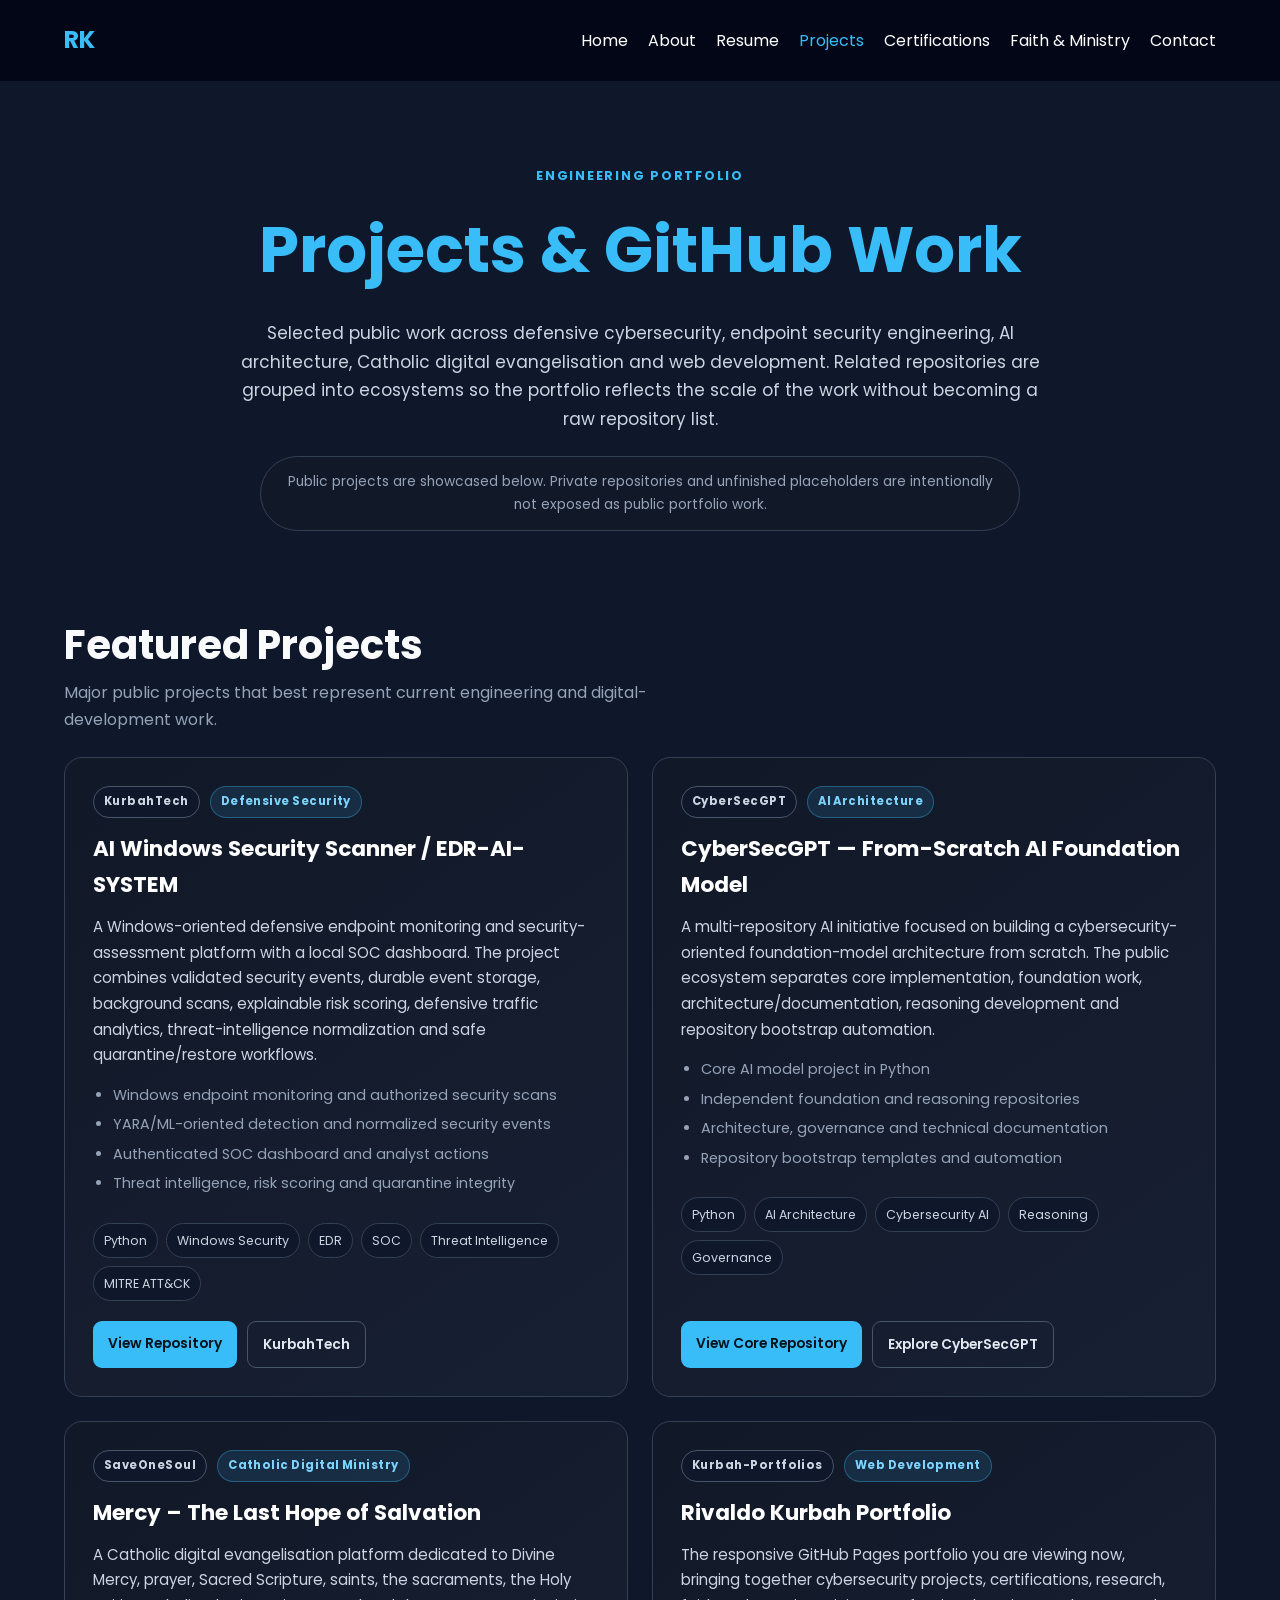
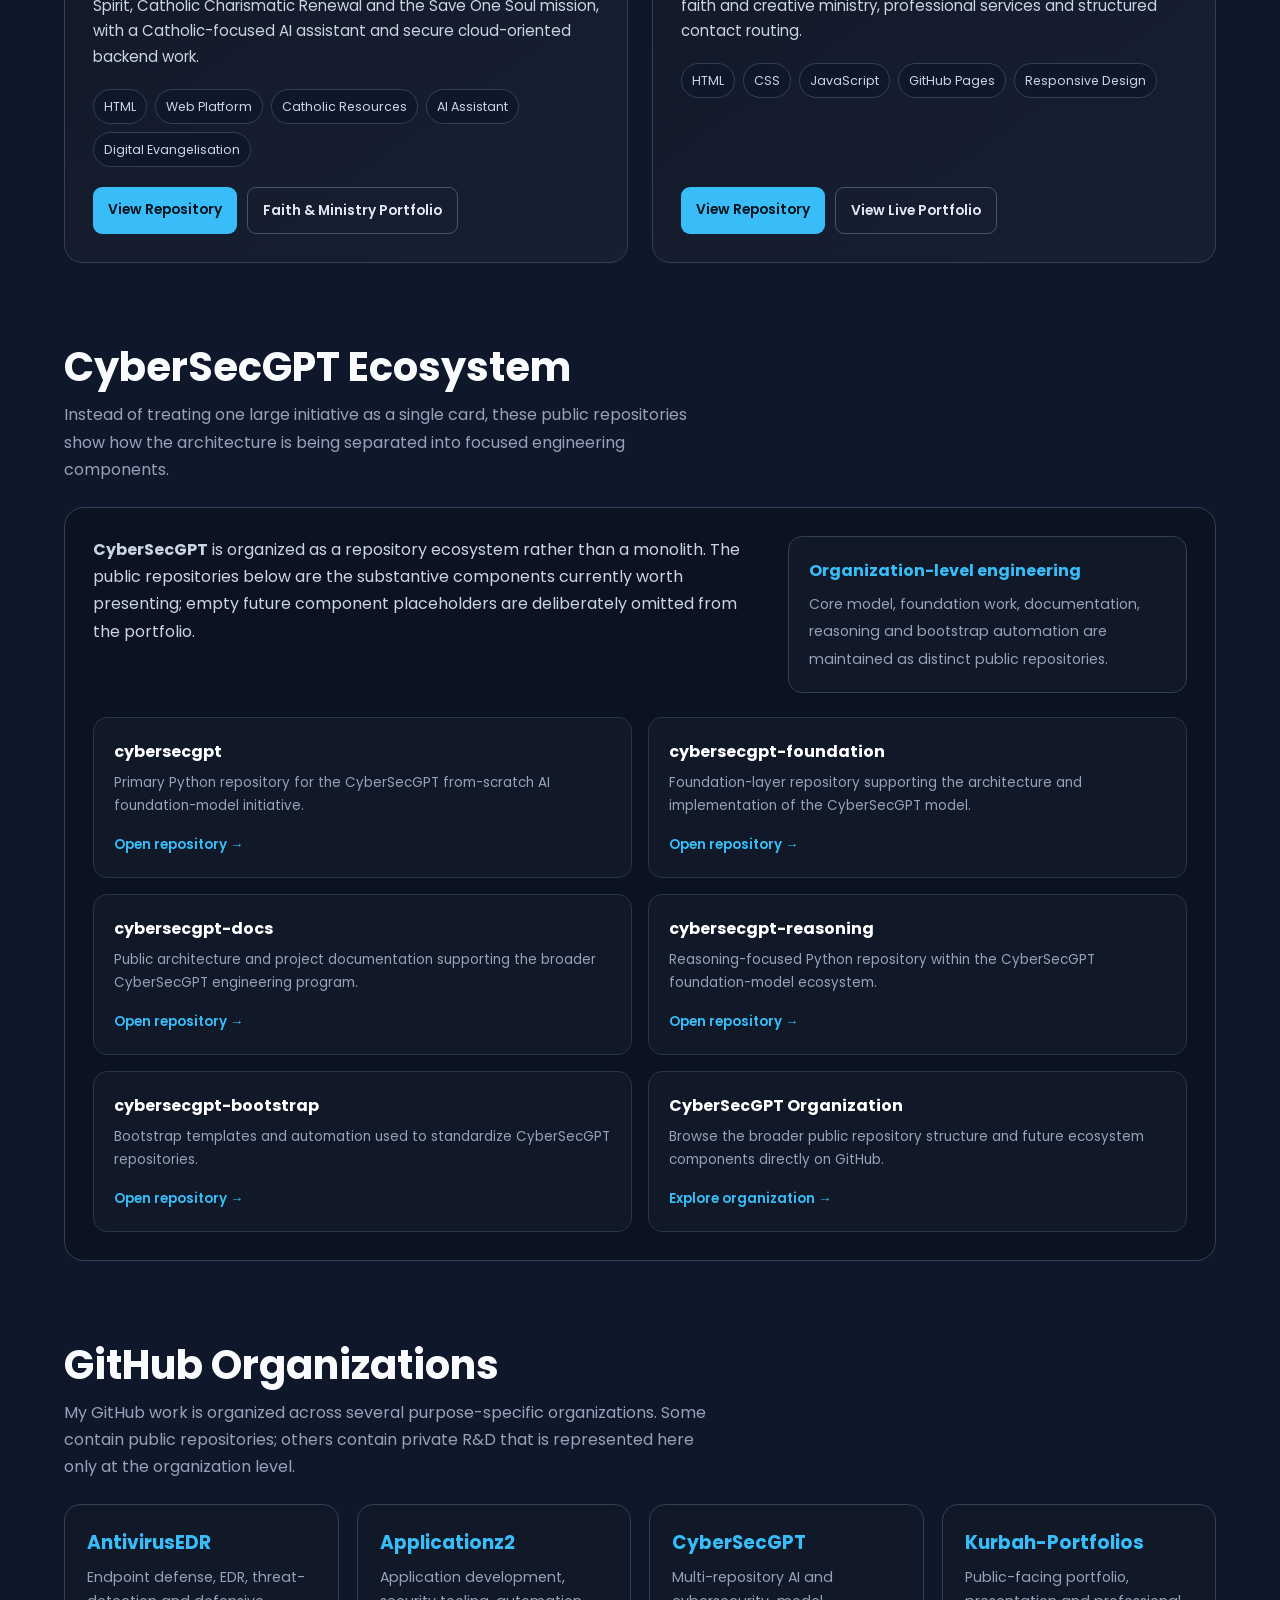
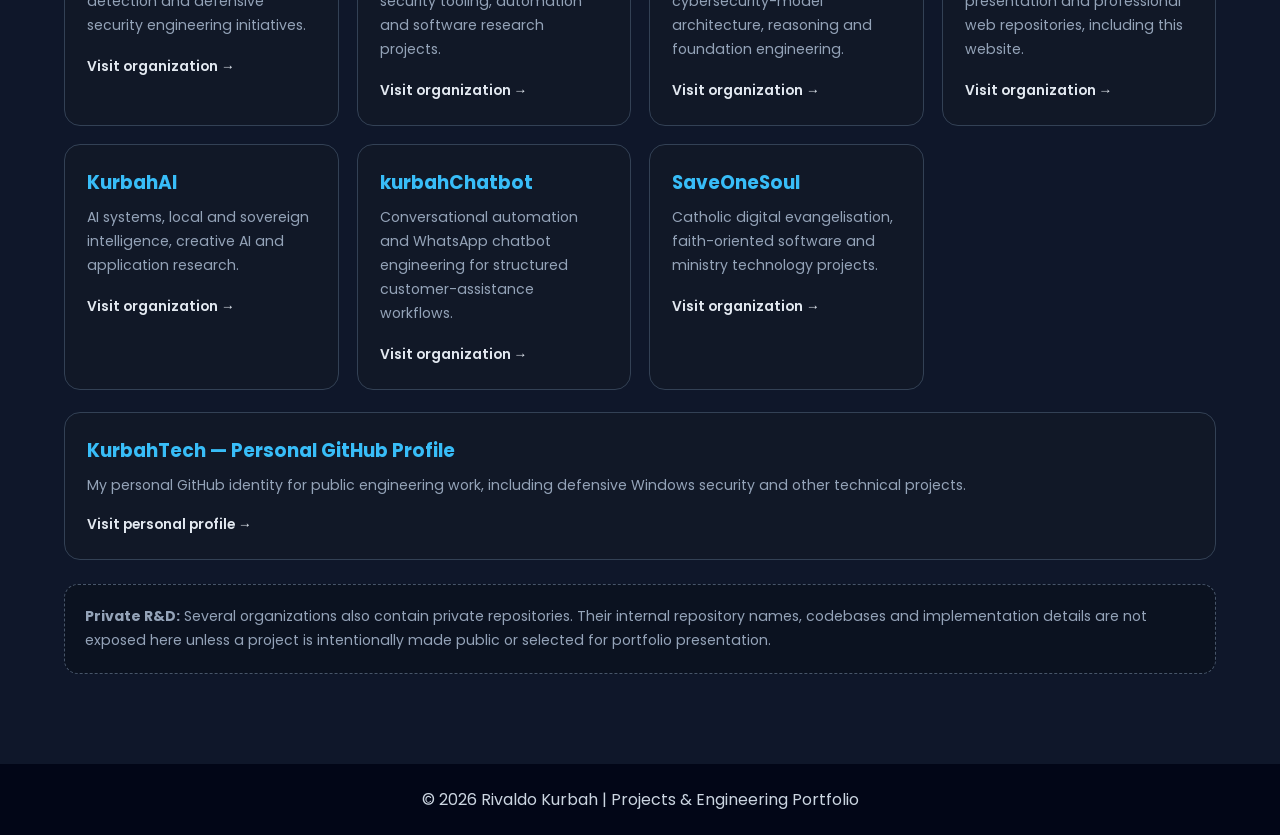
<file: projects.html>
<!DOCTYPE html>
<html lang="en">
<head>
<meta charset="UTF-8">
<meta name="viewport" content="width=device-width, initial-scale=1.0">
<meta name="description" content="Selected public cybersecurity, AI, Catholic digital ministry and web-development projects by Rivaldo Kurbah across multiple GitHub organizations.">
<title>Projects | Rivaldo Kurbah</title>
<link href="https://fonts.googleapis.com/css2?family=Poppins:wght@300;400;500;600;700&display=swap" rel="stylesheet">
<style>
*{margin:0;padding:0;box-sizing:border-box;font-family:'Poppins',sans-serif}
body{background:#0f172a;color:#fff;line-height:1.7}
.container{width:90%;max-width:1200px;margin:auto}
header{background:#020617;padding:20px 0;position:relative;z-index:10}
nav{display:flex;justify-content:space-between;align-items:center}
.logo{color:#38bdf8;font-size:1.5rem;font-weight:700}
.nav-links{display:flex;gap:20px;flex-wrap:wrap}
.nav-links a{text-decoration:none;color:#fff;transition:.25s}.nav-links a:hover,.nav-links a.active{color:#38bdf8}
.hero{padding:80px 0 45px;text-align:center}
.hero .eyebrow{display:inline-block;color:#38bdf8;font-size:.78rem;font-weight:700;letter-spacing:.14em;text-transform:uppercase;margin-bottom:10px}
.hero h1{font-size:clamp(2.5rem,6vw,4rem);color:#38bdf8;margin-bottom:14px}
.hero p{max-width:820px;margin:auto;color:#cbd5e1;font-size:1.06rem}
.hero-note{margin:22px auto 0;max-width:760px;padding:13px 18px;border:1px solid #334155;background:#111827;border-radius:999px;color:#94a3b8;font-size:.86rem}
.section{padding:35px 0}
.section-head{display:flex;justify-content:space-between;align-items:end;gap:20px;margin-bottom:24px}
.section-head h2{font-size:clamp(1.8rem,4vw,2.5rem);color:#f8fafc}.section-head p{max-width:650px;color:#94a3b8}
.featured-grid{display:grid;grid-template-columns:repeat(2,1fr);gap:24px}
.project-card{background:#111827;border:1px solid #334155;border-radius:18px;padding:28px;display:flex;flex-direction:column;transition:.25s;min-height:100%}
.project-card:hover{transform:translateY(-4px);border-color:#38bdf8}
.project-card.featured{background:linear-gradient(145deg,#111827,#172033)}
.project-meta{display:flex;align-items:center;gap:10px;flex-wrap:wrap;margin-bottom:13px}
.org-badge,.status-badge{display:inline-block;border-radius:999px;padding:5px 10px;font-size:.72rem;font-weight:700;letter-spacing:.04em}
.org-badge{background:#0f172a;border:1px solid #475569;color:#cbd5e1}.status-badge{background:rgba(56,189,248,.12);color:#7dd3fc;border:1px solid rgba(56,189,248,.35)}
.project-card h3{font-size:1.35rem;margin-bottom:10px;color:#fff}
.project-card p{color:#cbd5e1;font-size:.94rem;margin-bottom:15px}
.project-card ul{margin:0 0 18px 20px;color:#94a3b8;font-size:.9rem}.project-card li{margin-bottom:5px}
.tech-stack{display:flex;gap:8px;flex-wrap:wrap;margin:4px 0 20px}.tech{background:#0f172a;border:1px solid #334155;border-radius:999px;padding:6px 10px;color:#cbd5e1;font-size:.78rem}
.actions{display:flex;gap:10px;flex-wrap:wrap;margin-top:auto}.btn{display:inline-block;text-decoration:none;border-radius:9px;padding:11px 15px;font-weight:600;font-size:.86rem;transition:.2s}.btn:hover{transform:translateY(-2px)}.btn-primary{background:#38bdf8;color:#06121b}.btn-secondary{border:1px solid #475569;color:#e2e8f0;background:transparent}
.ecosystem{margin-top:18px;background:#0b1220;border:1px solid #334155;border-radius:20px;padding:28px}
.ecosystem-intro{display:grid;grid-template-columns:1.25fr .75fr;gap:30px;align-items:start;margin-bottom:24px}.ecosystem-intro p{color:#cbd5e1}.ecosystem-callout{background:#111827;border:1px solid #334155;border-radius:14px;padding:20px}.ecosystem-callout strong{color:#38bdf8;display:block;margin-bottom:6px}.ecosystem-callout span{color:#94a3b8;font-size:.88rem}
.repo-grid{display:grid;grid-template-columns:repeat(2,1fr);gap:16px}.repo-card{background:#111827;border:1px solid #273449;border-radius:14px;padding:20px}.repo-card h3{font-size:1rem;margin-bottom:7px}.repo-card p{color:#94a3b8;font-size:.84rem;margin-bottom:12px}.repo-card a{color:#38bdf8;text-decoration:none;font-weight:600;font-size:.84rem}.repo-card a:hover{text-decoration:underline}
.org-grid{display:grid;grid-template-columns:repeat(4,1fr);gap:18px}.org-card{background:#111827;border:1px solid #334155;border-radius:16px;padding:22px}.org-card h3{color:#38bdf8;margin-bottom:7px}.org-card p{color:#94a3b8;font-size:.88rem;margin-bottom:14px}.org-card a{color:#e2e8f0;text-decoration:none;font-weight:600;font-size:.86rem}.org-card a:hover{color:#38bdf8}
.profile-card{margin-top:22px;background:#111827;border:1px solid #334155;border-radius:16px;padding:22px}.profile-card h3{color:#38bdf8;margin-bottom:7px}.profile-card p{color:#94a3b8;font-size:.88rem;margin-bottom:12px}.profile-card a{color:#e2e8f0;text-decoration:none;font-weight:600;font-size:.86rem}.profile-card a:hover{color:#38bdf8}
.private-note{margin-top:24px;border:1px dashed #475569;border-radius:14px;padding:20px;color:#94a3b8;font-size:.88rem;background:#0b1220}
footer{background:#020617;text-align:center;padding:22px;margin-top:55px;color:#cbd5e1}
@media(max-width:900px){.featured-grid,.repo-grid,.ecosystem-intro{grid-template-columns:1fr}.org-grid{grid-template-columns:repeat(2,1fr)}}
@media(max-width:650px){nav{flex-direction:column;gap:15px}.nav-links{justify-content:center}.hero{padding-top:55px}.section-head{align-items:start;flex-direction:column}.org-grid{grid-template-columns:1fr}.project-card,.ecosystem{padding:22px}}
</style>
</head>
<body>
<header><div class="container"><nav><div class="logo">RK</div><div class="nav-links"><a href="index.html">Home</a><a href="about.html">About</a><a href="resume.html">Resume</a><a class="active" href="projects.html">Projects</a><a href="certifications.html">Certifications</a><a href="faith-creative-ministry.html">Faith &amp; Ministry</a><a href="contact.html">Contact</a></div></nav></div></header>

<section class="hero"><div class="container"><span class="eyebrow">Engineering Portfolio</span><h1>Projects &amp; GitHub Work</h1><p>Selected public work across defensive cybersecurity, endpoint security engineering, AI architecture, Catholic digital evangelisation and web development. Related repositories are grouped into ecosystems so the portfolio reflects the scale of the work without becoming a raw repository list.</p><div class="hero-note">Public projects are showcased below. Private repositories and unfinished placeholders are intentionally not exposed as public portfolio work.</div></div></section>

<main class="container">
<section class="section">
<div class="section-head"><div><h2>Featured Projects</h2><p>Major public projects that best represent current engineering and digital-development work.</p></div></div>
<div class="featured-grid">
<article class="project-card featured">
<div class="project-meta"><span class="org-badge">KurbahTech</span><span class="status-badge">Defensive Security</span></div>
<h3>AI Windows Security Scanner / EDR-AI-SYSTEM</h3>
<p>A Windows-oriented defensive endpoint monitoring and security-assessment platform with a local SOC dashboard. The project combines validated security events, durable event storage, background scans, explainable risk scoring, defensive traffic analytics, threat-intelligence normalization and safe quarantine/restore workflows.</p>
<ul><li>Windows endpoint monitoring and authorized security scans</li><li>YARA/ML-oriented detection and normalized security events</li><li>Authenticated SOC dashboard and analyst actions</li><li>Threat intelligence, risk scoring and quarantine integrity</li></ul>
<div class="tech-stack"><span class="tech">Python</span><span class="tech">Windows Security</span><span class="tech">EDR</span><span class="tech">SOC</span><span class="tech">Threat Intelligence</span><span class="tech">MITRE ATT&amp;CK</span></div>
<div class="actions"><a class="btn btn-primary" href="https://github.com/KurbahTech/AI-Windows-Security-Scanner" target="_blank" rel="noopener">View Repository</a><a class="btn btn-secondary" href="https://github.com/KurbahTech" target="_blank" rel="noopener">KurbahTech</a></div>
</article>

<article class="project-card featured">
<div class="project-meta"><span class="org-badge">CyberSecGPT</span><span class="status-badge">AI Architecture</span></div>
<h3>CyberSecGPT — From-Scratch AI Foundation Model</h3>
<p>A multi-repository AI initiative focused on building a cybersecurity-oriented foundation-model architecture from scratch. The public ecosystem separates core implementation, foundation work, architecture/documentation, reasoning development and repository bootstrap automation.</p>
<ul><li>Core AI model project in Python</li><li>Independent foundation and reasoning repositories</li><li>Architecture, governance and technical documentation</li><li>Repository bootstrap templates and automation</li></ul>
<div class="tech-stack"><span class="tech">Python</span><span class="tech">AI Architecture</span><span class="tech">Cybersecurity AI</span><span class="tech">Reasoning</span><span class="tech">Governance</span></div>
<div class="actions"><a class="btn btn-primary" href="https://github.com/CyberSecGPT/cybersecgpt" target="_blank" rel="noopener">View Core Repository</a><a class="btn btn-secondary" href="https://github.com/CyberSecGPT" target="_blank" rel="noopener">Explore CyberSecGPT</a></div>
</article>

<article class="project-card featured">
<div class="project-meta"><span class="org-badge">SaveOneSoul</span><span class="status-badge">Catholic Digital Ministry</span></div>
<h3>Mercy – The Last Hope of Salvation</h3>
<p>A Catholic digital evangelisation platform dedicated to Divine Mercy, prayer, Sacred Scripture, saints, the sacraments, the Holy Spirit, Catholic Charismatic Renewal and the Save One Soul mission, with a Catholic-focused AI assistant and secure cloud-oriented backend work.</p>
<div class="tech-stack"><span class="tech">HTML</span><span class="tech">Web Platform</span><span class="tech">Catholic Resources</span><span class="tech">AI Assistant</span><span class="tech">Digital Evangelisation</span></div>
<div class="actions"><a class="btn btn-primary" href="https://github.com/SaveOneSoul/mercy-the-last-hope-of-salvation" target="_blank" rel="noopener">View Repository</a><a class="btn btn-secondary" href="faith-creative-ministry.html">Faith &amp; Ministry Portfolio</a></div>
</article>

<article class="project-card featured">
<div class="project-meta"><span class="org-badge">Kurbah-Portfolios</span><span class="status-badge">Web Development</span></div>
<h3>Rivaldo Kurbah Portfolio</h3>
<p>The responsive GitHub Pages portfolio you are viewing now, bringing together cybersecurity projects, certifications, research, faith and creative ministry, professional services and structured contact routing.</p>
<div class="tech-stack"><span class="tech">HTML</span><span class="tech">CSS</span><span class="tech">JavaScript</span><span class="tech">GitHub Pages</span><span class="tech">Responsive Design</span></div>
<div class="actions"><a class="btn btn-primary" href="https://github.com/Kurbah-Portfolios/rivaldo-kurbah-portfolio" target="_blank" rel="noopener">View Repository</a><a class="btn btn-secondary" href="index.html">View Live Portfolio</a></div>
</article>
</div>
</section>

<section class="section">
<div class="section-head"><div><h2>CyberSecGPT Ecosystem</h2><p>Instead of treating one large initiative as a single card, these public repositories show how the architecture is being separated into focused engineering components.</p></div></div>
<div class="ecosystem">
<div class="ecosystem-intro"><div><p><strong>CyberSecGPT</strong> is organized as a repository ecosystem rather than a monolith. The public repositories below are the substantive components currently worth presenting; empty future component placeholders are deliberately omitted from the portfolio.</p></div><div class="ecosystem-callout"><strong>Organization-level engineering</strong><span>Core model, foundation work, documentation, reasoning and bootstrap automation are maintained as distinct public repositories.</span></div></div>
<div class="repo-grid">
<div class="repo-card"><h3>cybersecgpt</h3><p>Primary Python repository for the CyberSecGPT from-scratch AI foundation-model initiative.</p><a href="https://github.com/CyberSecGPT/cybersecgpt" target="_blank" rel="noopener">Open repository →</a></div>
<div class="repo-card"><h3>cybersecgpt-foundation</h3><p>Foundation-layer repository supporting the architecture and implementation of the CyberSecGPT model.</p><a href="https://github.com/CyberSecGPT/cybersecgpt-foundation" target="_blank" rel="noopener">Open repository →</a></div>
<div class="repo-card"><h3>cybersecgpt-docs</h3><p>Public architecture and project documentation supporting the broader CyberSecGPT engineering program.</p><a href="https://github.com/CyberSecGPT/cybersecgpt-docs" target="_blank" rel="noopener">Open repository →</a></div>
<div class="repo-card"><h3>cybersecgpt-reasoning</h3><p>Reasoning-focused Python repository within the CyberSecGPT foundation-model ecosystem.</p><a href="https://github.com/CyberSecGPT/cybersecgpt-reasoning" target="_blank" rel="noopener">Open repository →</a></div>
<div class="repo-card"><h3>cybersecgpt-bootstrap</h3><p>Bootstrap templates and automation used to standardize CyberSecGPT repositories.</p><a href="https://github.com/CyberSecGPT/cybersecgpt-bootstrap" target="_blank" rel="noopener">Open repository →</a></div>
<div class="repo-card"><h3>CyberSecGPT Organization</h3><p>Browse the broader public repository structure and future ecosystem components directly on GitHub.</p><a href="https://github.com/CyberSecGPT" target="_blank" rel="noopener">Explore organization →</a></div>
</div>
</div>
</section>

<section class="section">
<div class="section-head"><div><h2>GitHub Organizations</h2><p>My GitHub work is organized across several purpose-specific organizations. Some contain public repositories; others contain private R&amp;D that is represented here only at the organization level.</p></div></div>
<div class="org-grid">
<div class="org-card"><h3>AntivirusEDR</h3><p>Endpoint defense, EDR, threat-detection and defensive security engineering initiatives.</p><a href="https://github.com/AntivirusEDR" target="_blank" rel="noopener">Visit organization →</a></div>
<div class="org-card"><h3>Applicationz2</h3><p>Application development, security tooling, automation and software research projects.</p><a href="https://github.com/Applicationz2" target="_blank" rel="noopener">Visit organization →</a></div>
<div class="org-card"><h3>CyberSecGPT</h3><p>Multi-repository AI and cybersecurity-model architecture, reasoning and foundation engineering.</p><a href="https://github.com/CyberSecGPT" target="_blank" rel="noopener">Visit organization →</a></div>
<div class="org-card"><h3>Kurbah-Portfolios</h3><p>Public-facing portfolio, presentation and professional web repositories, including this website.</p><a href="https://github.com/Kurbah-Portfolios" target="_blank" rel="noopener">Visit organization →</a></div>
<div class="org-card"><h3>KurbahAI</h3><p>AI systems, local and sovereign intelligence, creative AI and application research.</p><a href="https://github.com/KurbahAI" target="_blank" rel="noopener">Visit organization →</a></div>
<div class="org-card"><h3>kurbahChatbot</h3><p>Conversational automation and WhatsApp chatbot engineering for structured customer-assistance workflows.</p><a href="https://github.com/kurbahChatbot" target="_blank" rel="noopener">Visit organization →</a></div>
<div class="org-card"><h3>SaveOneSoul</h3><p>Catholic digital evangelisation, faith-oriented software and ministry technology projects.</p><a href="https://github.com/SaveOneSoul" target="_blank" rel="noopener">Visit organization →</a></div>
</div>
<div class="profile-card"><h3>KurbahTech — Personal GitHub Profile</h3><p>My personal GitHub identity for public engineering work, including defensive Windows security and other technical projects.</p><a href="https://github.com/KurbahTech" target="_blank" rel="noopener">Visit personal profile →</a></div>
<div class="private-note"><strong>Private R&amp;D:</strong> Several organizations also contain private repositories. Their internal repository names, codebases and implementation details are not exposed here unless a project is intentionally made public or selected for portfolio presentation.</div>
</section>
</main>

<footer>© 2026 Rivaldo Kurbah | Projects &amp; Engineering Portfolio</footer>
</body>
</html>
</file>
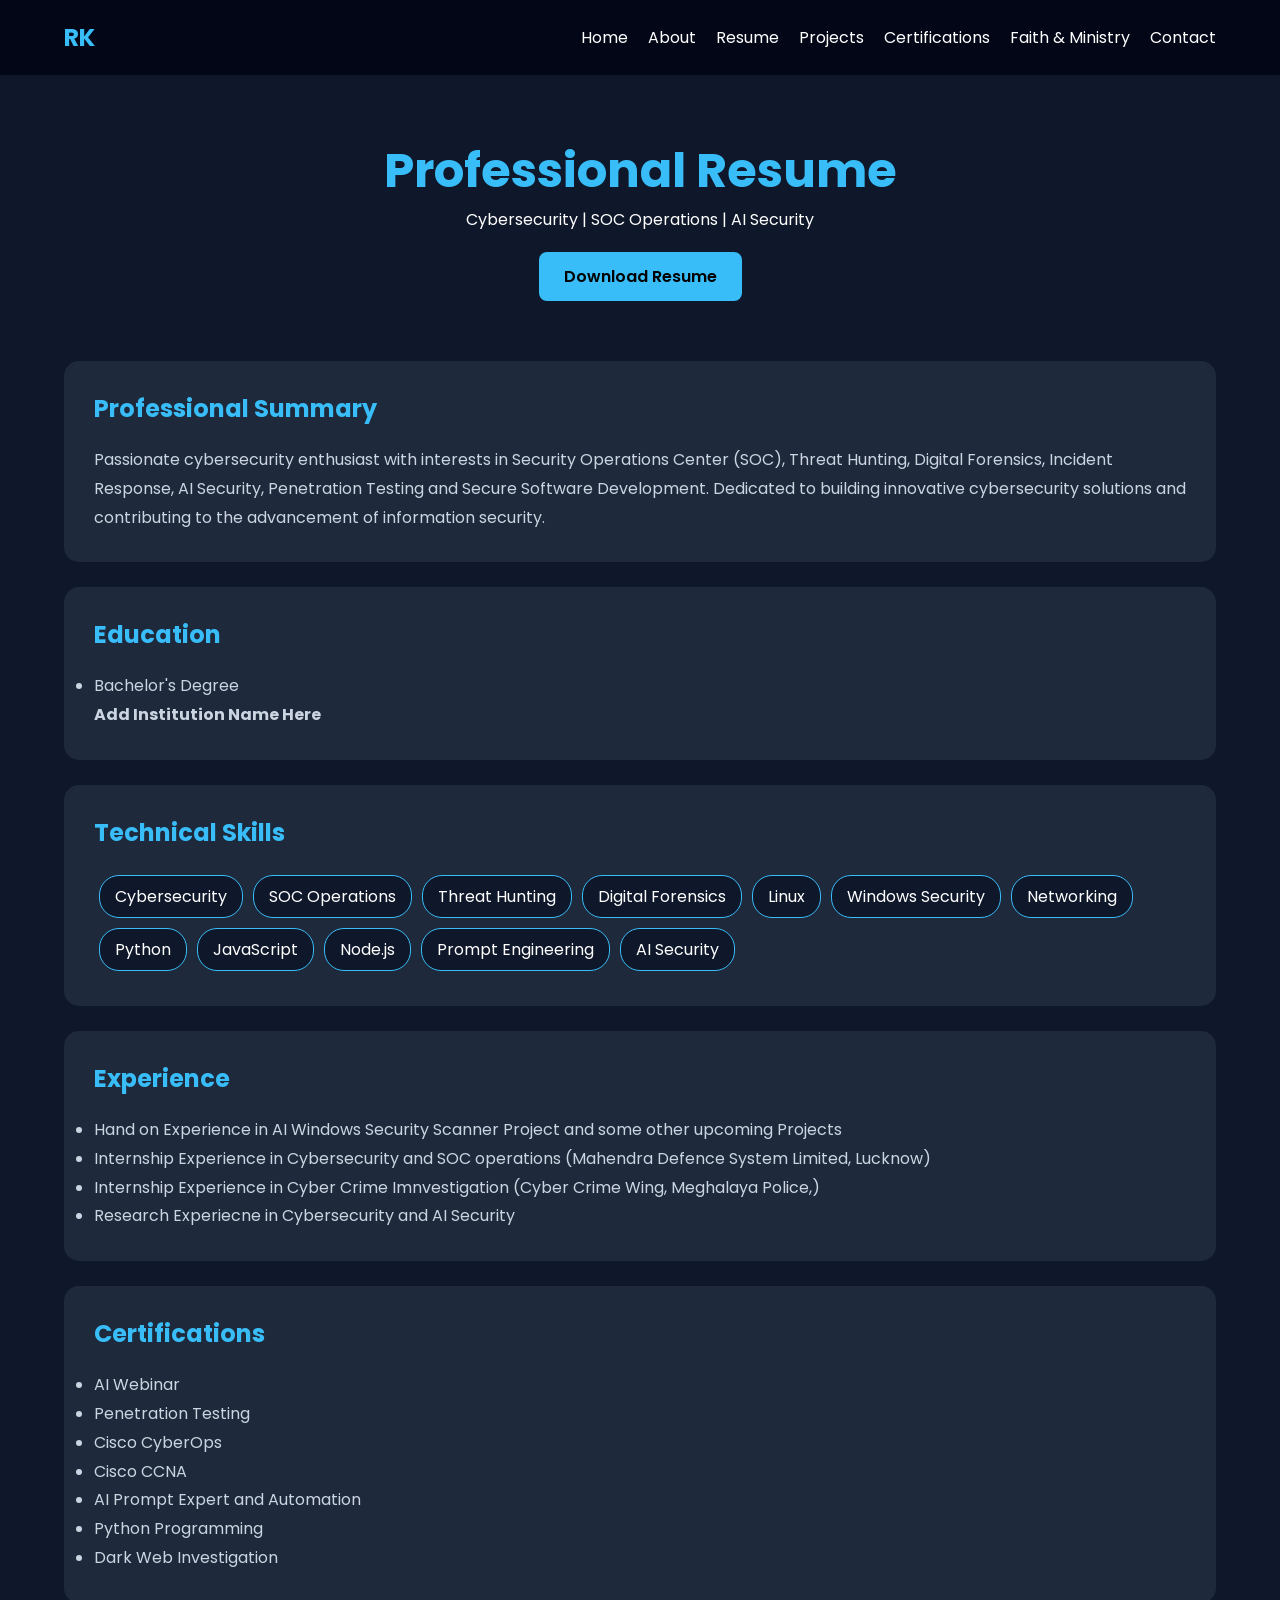
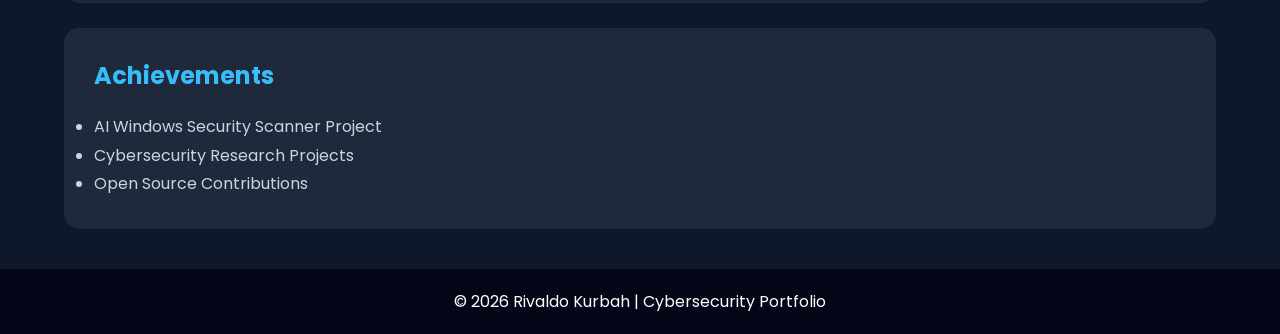
<file: resume.html>
<!DOCTYPE html><html lang="en"><head><meta charset="UTF-8"><meta name="viewport" content="width=device-width, initial-scale=1.0"><title>Resume | Rivaldo Kurbah</title><link href="https://fonts.googleapis.com/css2?family=Poppins:wght@300;400;500;600;700&display=swap" rel="stylesheet"><style>*{margin:0;padding:0;box-sizing:border-box;font-family:'Poppins',sans-serif}body{background:#0f172a;color:white}header{background:#020617;padding:20px 0}.container{width:90%;max-width:1200px;margin:auto}nav{display:flex;justify-content:space-between;align-items:center}.logo{color:#38bdf8;font-size:1.5rem;font-weight:bold}.nav-links{display:flex;gap:20px}.nav-links a{text-decoration:none;color:white}.nav-links a:hover{color:#38bdf8}.page-title{text-align:center;padding:60px 0}.page-title h1{color:#38bdf8;font-size:3rem}.resume-section{background:#1e293b;padding:30px;border-radius:15px;margin-bottom:25px}.resume-section h2{color:#38bdf8;margin-bottom:20px}.resume-section p,.resume-section li{color:#cbd5e1;line-height:1.8}.skill{display:inline-block;padding:8px 15px;margin:5px;background:#0f172a;border:1px solid #38bdf8;border-radius:20px}.btn{display:inline-block;margin-top:20px;background:#38bdf8;color:black;text-decoration:none;padding:12px 25px;border-radius:8px;font-weight:600}.btn:hover{opacity:.9}footer{background:#020617;text-align:center;padding:20px;margin-top:40px}@media(max-width:768px){nav{flex-direction:column;gap:15px}.nav-links{flex-wrap:wrap;justify-content:center}}</style></head><body><header><div class="container"><nav><div class="logo">RK</div><div class="nav-links"><a href="index.html">Home</a><a href="about.html">About</a><a href="resume.html">Resume</a><a href="projects.html">Projects</a><a href="certifications.html">Certifications</a><a href="faith-creative-ministry.html">Faith &amp; Ministry</a><a href="contact.html">Contact</a></div></nav></div></header><div class="container"><div class="page-title"><h1>Professional Resume</h1><p>Cybersecurity | SOC Operations | AI Security</p><a href="assets/cv.pdf" target="_blank" class="btn">Download Resume</a></div><div class="resume-section"><h2>Professional Summary</h2><p>Passionate cybersecurity enthusiast with interests in Security Operations Center (SOC), Threat Hunting, Digital Forensics, Incident Response, AI Security, Penetration Testing and Secure Software Development. Dedicated to building innovative cybersecurity solutions and contributing to the advancement of information security.</p></div><div class="resume-section"><h2>Education</h2><ul><li>Bachelor's Degree<br><strong>Add Institution Name Here</strong></li></ul></div><div class="resume-section"><h2>Technical Skills</h2><span class="skill">Cybersecurity</span><span class="skill">SOC Operations</span><span class="skill">Threat Hunting</span><span class="skill">Digital Forensics</span><span class="skill">Linux</span><span class="skill">Windows Security</span><span class="skill">Networking</span><span class="skill">Python</span><span class="skill">JavaScript</span><span class="skill">Node.js</span><span class="skill">Prompt Engineering</span><span class="skill">AI Security</span></div><div class="resume-section"><h2>Experience</h2><ul><li>Hand on Experience in AI Windows Security Scanner Project and some other upcoming Projects</li><li>Internship Experience in Cybersecurity and SOC operations (Mahendra Defence System Limited, Lucknow)</li><li>Internship Experience in Cyber Crime Imnvestigation (Cyber Crime Wing, Meghalaya Police,)</li><li>Research Experiecne in Cybersecurity and AI Security</li></ul></div><div class="resume-section"><h2>Certifications</h2><ul><li>AI Webinar</li><li>Penetration Testing</li><li>Cisco CyberOps</li><li>Cisco CCNA</li><li>AI Prompt Expert and Automation</li><li>Python Programming</li><li>Dark Web Investigation</li></ul></div><div class="resume-section"><h2>Achievements</h2><ul><li>AI Windows Security Scanner Project</li><li>Cybersecurity Research Projects</li><li>Open Source Contributions</li></ul></div></div><footer>© 2026 Rivaldo Kurbah | Cybersecurity Portfolio</footer></body></html>
</file>
